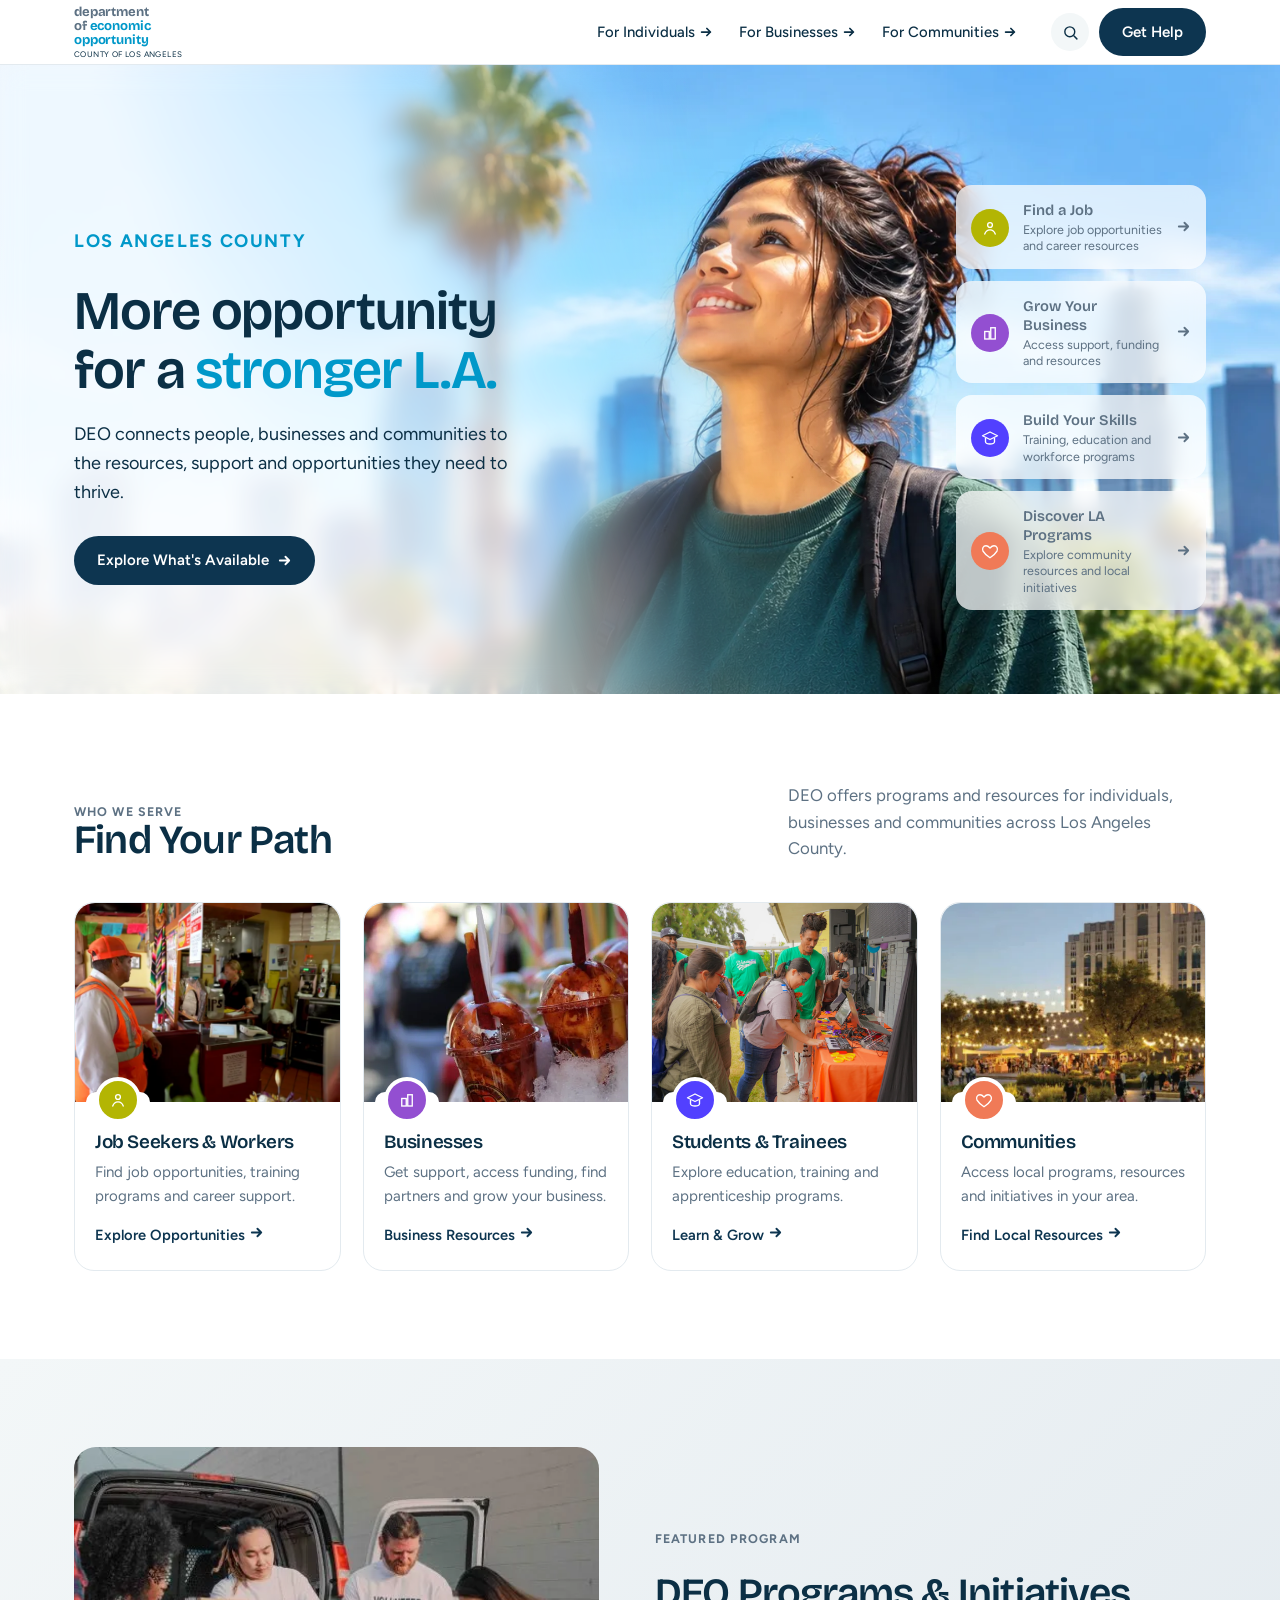
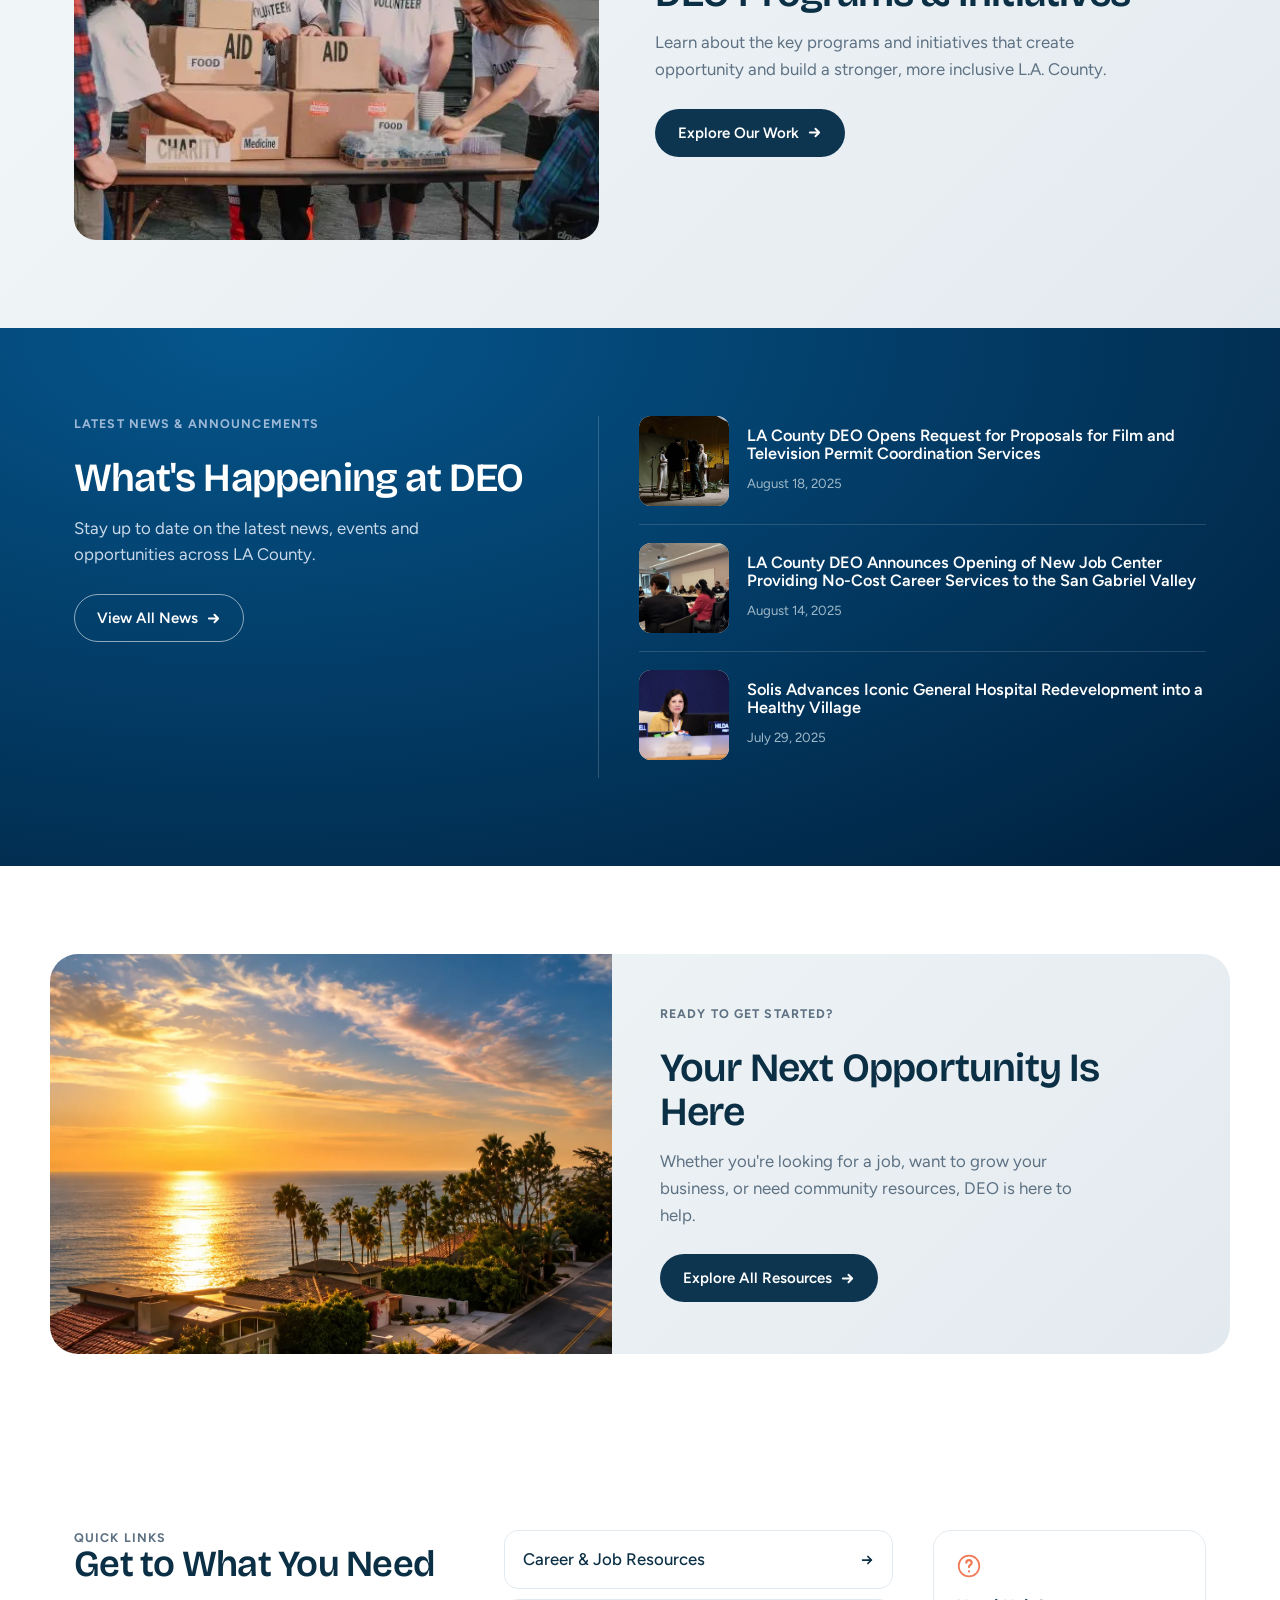
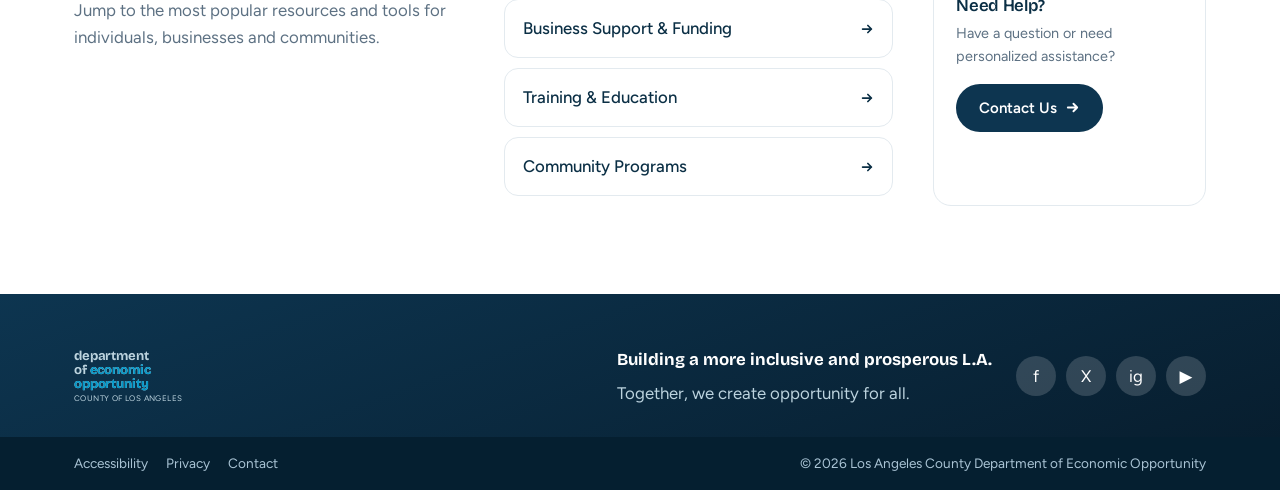
<file: index.html>
<!doctype html>
<html lang="en">
  <head>
    <meta charset="utf-8" />
    <meta
      name="viewport"
      content="width=device-width, initial-scale=1, viewport-fit=cover"
    />
    <meta name="color-scheme" content="light" />
    <title>Department of Economic Opportunity | County of Los Angeles</title>
    <link rel="preconnect" href="https://fonts.googleapis.com" />
    <link rel="preconnect" href="https://fonts.gstatic.com" crossorigin />
    <link
      href="https://fonts.googleapis.com/css2?family=Bricolage+Grotesque:wght@500;600;700&family=Figtree:wght@400;500;600&display=swap"
      rel="stylesheet"
    />
    <link rel="stylesheet" href="style.css" />
  </head>
  <body>
    <header class="bar" id="top">
      <div class="w">
        <a
          class="logo"
          href="#top"
          aria-label="Department of Economic Opportunity, home"
          ><span
            ><b
              ><i class="l1">department of </i>
              <i class="l2">economic opportunity</i></b
            ><small>County of Los Angeles</small></span
          ></a
        >
        <nav aria-label="Main">
          <div class="dd">
            <button>
              For Individuals
              <svg
                class="ch"
                width="14"
                height="14"
                viewBox="0 0 16 16"
                aria-hidden="true"
              >
                <path
                  d="M3 8h10M9 4l4 4-4 4"
                  fill="none"
                  stroke="currentColor"
                  stroke-width="2"
                  stroke-linecap="round"
                  stroke-linejoin="round"
                />
              </svg>
            </button>
            <ul>
              <li>
                <a href="youthatwork.html"
                  >America's Job Centers of California</a
                >
              </li>
              <li><a href="youthatwork.html">Youth@Work Program</a></li>
              <li>
                <a href="youthatwork.html">High Road Training Partnerships</a>
              </li>
              <li>
                <a href="youthatwork.html">Workforce Development Board</a>
              </li>
            </ul>
          </div>
          <div class="dd">
            <button>
              For Businesses
              <svg
                class="ch"
                width="14"
                height="14"
                viewBox="0 0 16 16"
                aria-hidden="true"
              >
                <path
                  d="M3 8h10M9 4l4 4-4 4"
                  fill="none"
                  stroke="currentColor"
                  stroke-width="2"
                  stroke-linecap="round"
                  stroke-linejoin="round"
                />
              </svg>
            </button>
            <ul>
              <li><a href="youthatwork.html">Office of Small Business</a></li>
              <li><a href="youthatwork.html">Sidewalk Vending Program</a></li>
              <li><a href="youthatwork.html">Small Business Commission</a></li>
              <li><a href="youthatwork.html">Life Sciences Industry</a></li>
              <li>
                <a href="youthatwork.html">Arts, Media, and Entertainment</a>
              </li>
              <li>
                <a href="youthatwork.html"
                  >Malibu-Topanga Business Interruption Fund</a
                >
              </li>
            </ul>
          </div>
          <div class="dd">
            <button>
              For Communities
              <svg
                class="ch"
                width="14"
                height="14"
                viewBox="0 0 16 16"
                aria-hidden="true"
              >
                <path
                  d="M3 8h10M9 4l4 4-4 4"
                  fill="none"
                  stroke="currentColor"
                  stroke-width="2"
                  stroke-linecap="round"
                  stroke-linejoin="round"
                />
              </svg>
            </button>
            <ul>
              <li><a href="youthatwork.html">Capital Development</a></li>
              <li>
                <a href="youthatwork.html"
                  >RENOVATE Facade Improvement Program</a
                >
              </li>
            </ul>
          </div>
        </nav>
        <div class="tools">
          <button class="ic-btn" aria-label="Search">
            <svg
              width="17"
              height="17"
              viewBox="0 0 24 24"
              fill="none"
              aria-hidden="true"
            >
              <circle
                cx="11"
                cy="11"
                r="7"
                stroke="currentColor"
                stroke-width="2"
              />
              <path
                d="M21 21l-4-4"
                stroke="currentColor"
                stroke-width="2"
                stroke-linecap="round"
              />
            </svg></button
          ><a class="btn" href="#contact"><span>Get Help</span></a>
        </div>
        <button class="menu" aria-label="Menu" aria-expanded="false" id="mb">
          ☰
        </button>
      </div>
    </header>

    <main>
      <div class="hero" style="background-image: url(img-optimistic-girl.webp)">
        <div class="w">
          <div class="hero-content">
            <p class="eyebrow">Los Angeles County</p>
            <h1>More opportunity for a <span class="t">stronger L.A.</span></h1>
            <p>
              DEO connects people, businesses and communities to the resources,
              support and opportunities they need to thrive.
            </p>
            <a class="btn" href="#path"
              >Explore What's Available
              <svg
                class="arrow"
                width="15"
                height="15"
                viewBox="0 0 16 16"
                aria-hidden="true"
              >
                <path
                  d="M3 8h10M9 4l4 4-4 4"
                  fill="none"
                  stroke="currentColor"
                  stroke-width="2"
                  stroke-linecap="round"
                  stroke-linejoin="round"
                />
              </svg>
            </a>
          </div>
          <div class="qcard">
            <a href="category.html">
              <span class="ico" style="background: var(--avocado)">
                <svg width="18" height="18" viewBox="0 0 24 24" fill="none">
                  <circle
                    cx="12"
                    cy="8"
                    r="3.2"
                    stroke="white"
                    stroke-width="1.8"
                  />
                  <path
                    d="M5 20c1.2-3.8 4-5.6 7-5.6s5.8 1.8 7 5.6"
                    stroke="white"
                    stroke-width="1.8"
                    stroke-linecap="round"
                  />
                </svg>
              </span>
              <span
                ><b>Find a Job</b
                ><span
                  >Explore job opportunities and career resources</span
                ></span
              >
              <svg
                class="ar"
                width="15"
                height="15"
                viewBox="0 0 16 16"
                aria-hidden="true"
              >
                <path
                  d="M3 8h10M9 4l4 4-4 4"
                  fill="none"
                  stroke="currentColor"
                  stroke-width="2"
                  stroke-linecap="round"
                  stroke-linejoin="round"
                />
              </svg>
            </a>
            <a href="category.html">
              <span class="ico" style="background: var(--purple)">
                <svg width="18" height="18" viewBox="0 0 24 24" fill="none">
                  <rect
                    x="5"
                    y="10"
                    width="6"
                    height="10"
                    stroke="white"
                    stroke-width="1.8"
                  />
                  <rect
                    x="13"
                    y="5"
                    width="6"
                    height="15"
                    stroke="white"
                    stroke-width="1.8"
                  />
                </svg>
              </span>
              <span
                ><b>Grow Your Business</b
                ><span>Access support, funding and resources</span></span
              >
              <svg
                class="ar"
                width="15"
                height="15"
                viewBox="0 0 16 16"
                aria-hidden="true"
              >
                <path
                  d="M3 8h10M9 4l4 4-4 4"
                  fill="none"
                  stroke="currentColor"
                  stroke-width="2"
                  stroke-linecap="round"
                  stroke-linejoin="round"
                />
              </svg>
            </a>
            <a href="category.html">
              <span class="ico" style="background: var(--blue)">
                <svg width="18" height="18" viewBox="0 0 24 24" fill="none">
                  <path
                    d="M12 4 2 9l10 5 10-5-10-5Z"
                    stroke="white"
                    stroke-width="1.8"
                    stroke-linejoin="round"
                  />
                  <path
                    d="M6 12v5c0 1.5 2.8 3 6 3s6-1.5 6-3v-5"
                    stroke="white"
                    stroke-width="1.8"
                  />
                </svg>
              </span>
              <span
                ><b>Build Your Skills</b
                ><span>Training, education and workforce programs</span></span
              >
              <svg
                class="ar"
                width="15"
                height="15"
                viewBox="0 0 16 16"
                aria-hidden="true"
              >
                <path
                  d="M3 8h10M9 4l4 4-4 4"
                  fill="none"
                  stroke="currentColor"
                  stroke-width="2"
                  stroke-linecap="round"
                  stroke-linejoin="round"
                />
              </svg>
            </a>
            <a href="category.html">
              <span class="ico" style="background: var(--coral)">
                <svg width="18" height="18" viewBox="0 0 24 24" fill="none">
                  <path
                    d="M12 21s-7-4.6-9.3-8.8C1 8.7 3 5 6.7 5c2 0 3.4 1 5.3 3 1.9-2 3.3-3 5.3-3C21 5 23 8.7 21.3 12.2 19 16.4 12 21 12 21Z"
                    stroke="white"
                    stroke-width="1.8"
                    stroke-linejoin="round"
                  />
                </svg>
              </span>
              <span
                ><b>Discover LA Programs</b
                ><span
                  >Explore community resources and local initiatives</span
                ></span
              >
              <svg
                class="ar"
                width="15"
                height="15"
                viewBox="0 0 16 16"
                aria-hidden="true"
              >
                <path
                  d="M3 8h10M9 4l4 4-4 4"
                  fill="none"
                  stroke="currentColor"
                  stroke-width="2"
                  stroke-linecap="round"
                  stroke-linejoin="round"
                />
              </svg>
            </a>
          </div>
        </div>
      </div>

      <section id="path">
        <div class="w">
          <div class="hd2">
            <div>
              <p class="eyebrow">Who We Serve</p>
              <h2>Find Your Path</h2>
            </div>
            <p>
              DEO offers programs and resources for individuals, businesses and
              communities across Los Angeles County.
            </p>
          </div>
          <div class="path">
            <article class="pcard">
              <div class="ph">
                <img
                  src="img-orange-vest.webp"
                  alt="A DEO staff member helping a job seeker"
                />
              </div>
              <div class="body">
                <span class="dot" style="background: var(--avocado)">
                  <svg width="18" height="18" viewBox="0 0 24 24" fill="none">
                    <circle
                      cx="12"
                      cy="8"
                      r="3.2"
                      stroke="white"
                      stroke-width="1.8"
                    />
                    <path
                      d="M5 20c1.2-3.8 4-5.6 7-5.6s5.8 1.8 7 5.6"
                      stroke="white"
                      stroke-width="1.8"
                      stroke-linecap="round"
                    />
                  </svg>
                </span>
                <h3>Job Seekers & Workers</h3>
                <p>
                  Find job opportunities, training programs and career support.
                </p>
                <a class="link" href="category.html"
                  >Explore Opportunities
                  <svg
                    class="ar"
                    width="15"
                    height="15"
                    viewBox="0 0 16 16"
                    aria-hidden="true"
                  >
                    <path
                      d="M3 8h10M9 4l4 4-4 4"
                      fill="none"
                      stroke="currentColor"
                      stroke-width="2"
                      stroke-linecap="round"
                      stroke-linejoin="round"
                    />
                  </svg>
                </a>
              </div>
            </article>
            <article class="pcard">
              <div class="ph">
                <img
                  src="img-drinks.webp"
                  alt="Workforce Development Board members in a meeting"
                />
              </div>
              <div class="body">
                <span class="dot" style="background: var(--purple)">
                  <svg width="18" height="18" viewBox="0 0 24 24" fill="none">
                    <rect
                      x="5"
                      y="10"
                      width="6"
                      height="10"
                      stroke="white"
                      stroke-width="1.8"
                    />
                    <rect
                      x="13"
                      y="5"
                      width="6"
                      height="15"
                      stroke="white"
                      stroke-width="1.8"
                    />
                  </svg>
                </span>
                <h3>Businesses</h3>
                <p>
                  Get support, access funding, find partners and grow your
                  business.
                </p>
                <a class="link" href="category.html"
                  >Business Resources
                  <svg
                    class="ar"
                    width="15"
                    height="15"
                    viewBox="0 0 16 16"
                    aria-hidden="true"
                  >
                    <path
                      d="M3 8h10M9 4l4 4-4 4"
                      fill="none"
                      stroke="currentColor"
                      stroke-width="2"
                      stroke-linecap="round"
                      stroke-linejoin="round"
                    />
                  </svg>
                </a>
              </div>
            </article>
            <article class="pcard">
              <div class="ph">
                <img
                  src="img-YouthExpo-2.webp"
                  alt="A High Road Training Partnerships film crew on a training set"
                />
              </div>
              <div class="body">
                <span class="dot" style="background: var(--blue)">
                  <svg width="18" height="18" viewBox="0 0 24 24" fill="none">
                    <path
                      d="M12 4 2 9l10 5 10-5-10-5Z"
                      stroke="white"
                      stroke-width="1.8"
                      stroke-linejoin="round"
                    />
                    <path
                      d="M6 12v5c0 1.5 2.8 3 6 3s6-1.5 6-3v-5"
                      stroke="white"
                      stroke-width="1.8"
                    />
                  </svg>
                </span>
                <h3>Students & Trainees</h3>
                <p>Explore education, training and apprenticeship programs.</p>
                <a class="link" href="category.html"
                  >Learn & Grow
                  <svg
                    class="ar"
                    width="15"
                    height="15"
                    viewBox="0 0 16 16"
                    aria-hidden="true"
                  >
                    <path
                      d="M3 8h10M9 4l4 4-4 4"
                      fill="none"
                      stroke="currentColor"
                      stroke-width="2"
                      stroke-linecap="round"
                      stroke-linejoin="round"
                    />
                  </svg>
                </a>
              </div>
            </article>
            <article class="pcard">
              <div class="ph">
                <img
                  src="img-capital.webp"
                  alt="A County capital development project"
                />
              </div>
              <div class="body">
                <span class="dot" style="background: var(--coral)">
                  <svg width="18" height="18" viewBox="0 0 24 24" fill="none">
                    <path
                      d="M12 21s-7-4.6-9.3-8.8C1 8.7 3 5 6.7 5c2 0 3.4 1 5.3 3 1.9-2 3.3-3 5.3-3C21 5 23 8.7 21.3 12.2 19 16.4 12 21 12 21Z"
                      stroke="white"
                      stroke-width="1.8"
                      stroke-linejoin="round"
                    />
                  </svg>
                </span>
                <h3>Communities</h3>
                <p>
                  Access local programs, resources and initiatives in your area.
                </p>
                <a class="link" href="category.html"
                  >Find Local Resources
                  <svg
                    class="ar"
                    width="15"
                    height="15"
                    viewBox="0 0 16 16"
                    aria-hidden="true"
                  >
                    <path
                      d="M3 8h10M9 4l4 4-4 4"
                      fill="none"
                      stroke="currentColor"
                      stroke-width="2"
                      stroke-linecap="round"
                      stroke-linejoin="round"
                    />
                  </svg>
                </a>
              </div>
            </article>
          </div>
        </div>
      </section>

      <section class="feat">
        <div class="w">
          <div class="ph">
            <img
              src="img-volunteers.webp"
              alt="Volunteers packing food and supply boxes for a community aid distribution"
            />
          </div>
          <div>
            <p class="eyebrow">Featured Program</p>
            <h2>DEO Programs &amp; Initiatives</h2>
            <p>
              Learn about the key programs and initiatives that create
              opportunity and build a stronger, more inclusive L.A. County.
            </p>
            <a class="btn" href="#initiatives"
              >Explore Our Work
              <svg
                class="arrow"
                width="15"
                height="15"
                viewBox="0 0 16 16"
                aria-hidden="true"
              >
                <path
                  d="M3 8h10M9 4l4 4-4 4"
                  fill="none"
                  stroke="currentColor"
                  stroke-width="2"
                  stroke-linecap="round"
                  stroke-linejoin="round"
                />
              </svg>
            </a>
          </div>
        </div>
      </section>

      <section class="news" id="news">
        <div class="w">
          <div>
            <div class="sticky">
              <p class="eyebrow" style="color: #9db8d6">
                Latest News &amp; Announcements
              </p>
              <h2>What's Happening at DEO</h2>
              <p>
                Stay up to date on the latest news, events and opportunities
                across LA County.
              </p>
              <a class="btn o" href="#"
                >View All News
                <svg
                  class="arrow"
                  width="15"
                  height="15"
                  viewBox="0 0 16 16"
                  aria-hidden="true"
                >
                  <path
                    d="M3 8h10M9 4l4 4-4 4"
                    fill="none"
                    stroke="currentColor"
                    stroke-width="2"
                    stroke-linecap="round"
                    stroke-linejoin="round"
                  />
                </svg>
              </a>
            </div>
          </div>
          <div class="nlist">
            <article class="nitem">
              <div class="ph">
                <img
                  src="img-film-set-2.webp"
                  alt="A film and television production set"
                />
              </div>
              <div>
                <h3>
                  LA County DEO Opens Request for Proposals for Film and
                  Television Permit Coordination Services
                </h3>
                <time>August 18, 2025</time>
              </div>
            </article>
            <article class="nitem">
              <div class="ph">
                <img
                  src="img-small-biz-commission.webp"
                  alt="A Small Business Commission meeting"
                />
              </div>
              <div>
                <h3>
                  LA County DEO Announces Opening of New Job Center Providing
                  No-Cost Career Services to the San Gabriel Valley
                </h3>
                <time>August 14, 2025</time>
              </div>
            </article>
            <article class="nitem">
              <div class="ph">
                <img
                  src="img-news-solis.webp"
                  alt="Supervisor Hilda Solis at a County meeting"
                />
              </div>
              <div>
                <h3>
                  Solis Advances Iconic General Hospital Redevelopment into a
                  Healthy Village
                </h3>
                <time>July 29, 2025</time>
              </div>
            </article>
          </div>
        </div>
      </section>

      <section class="cta">
        <div class="w">
          <div class="ph">
            <img
              src="img-sunset.webp"
              alt="Sunset over palm trees and the Los Angeles coastline"
              style="
                position: absolute;
                inset: 0;
                width: 100%;
                height: 100%;
                object-fit: cover;
              "
            />
          </div>
          <div class="body">
            <p class="eyebrow">Ready to Get Started?</p>
            <h2>Your Next Opportunity Is Here</h2>
            <p>
              Whether you're looking for a job, want to grow your business, or
              need community resources, DEO is here to help.
            </p>
            <a class="btn" href="#path"
              >Explore All Resources
              <svg
                class="arrow"
                width="15"
                height="15"
                viewBox="0 0 16 16"
                aria-hidden="true"
              >
                <path
                  d="M3 8h10M9 4l4 4-4 4"
                  fill="none"
                  stroke="currentColor"
                  stroke-width="2"
                  stroke-linecap="round"
                  stroke-linejoin="round"
                />
              </svg>
            </a>
          </div>
        </div>
      </section>

      <section class="ql">
        <div class="w">
          <div>
            <p class="eyebrow">Quick Links</p>
            <h2>Get to What You Need</h2>
            <p>
              Jump to the most popular resources and tools for individuals,
              businesses and communities.
            </p>
          </div>
          <div class="qllist">
            <a href="category.html"
              >Career &amp; Job Resources
              <svg
                class="ch"
                width="14"
                height="14"
                viewBox="0 0 16 16"
                aria-hidden="true"
              >
                <path
                  d="M3 8h10M9 4l4 4-4 4"
                  fill="none"
                  stroke="currentColor"
                  stroke-width="2"
                  stroke-linecap="round"
                  stroke-linejoin="round"
                />
              </svg>
            </a>
            <a href="category.html"
              >Business Support &amp; Funding
              <svg
                class="ch"
                width="14"
                height="14"
                viewBox="0 0 16 16"
                aria-hidden="true"
              >
                <path
                  d="M3 8h10M9 4l4 4-4 4"
                  fill="none"
                  stroke="currentColor"
                  stroke-width="2"
                  stroke-linecap="round"
                  stroke-linejoin="round"
                />
              </svg>
            </a>
            <a href="category.html"
              >Training &amp; Education
              <svg
                class="ch"
                width="14"
                height="14"
                viewBox="0 0 16 16"
                aria-hidden="true"
              >
                <path
                  d="M3 8h10M9 4l4 4-4 4"
                  fill="none"
                  stroke="currentColor"
                  stroke-width="2"
                  stroke-linecap="round"
                  stroke-linejoin="round"
                />
              </svg>
            </a>
            <a href="category.html"
              >Community Programs
              <svg
                class="ch"
                width="14"
                height="14"
                viewBox="0 0 16 16"
                aria-hidden="true"
              >
                <path
                  d="M3 8h10M9 4l4 4-4 4"
                  fill="none"
                  stroke="currentColor"
                  stroke-width="2"
                  stroke-linecap="round"
                  stroke-linejoin="round"
                />
              </svg>
            </a>
          </div>
          <div class="help">
            <svg
              width="26"
              height="26"
              viewBox="0 0 24 24"
              fill="none"
              aria-hidden="true"
            >
              <path
                d="M12 17h.01M9.5 9a2.5 2.5 0 0 1 5 0c0 1.5-1.5 2-2 2.5-.4.4-.5.7-.5 1.5"
                stroke="currentColor"
                stroke-width="2"
                stroke-linecap="round"
                stroke-linejoin="round"
              />
              <circle
                cx="12"
                cy="12"
                r="9.5"
                stroke="currentColor"
                stroke-width="1.6"
              />
            </svg>
            <h3>Need Help?</h3>
            <p>Have a question or need personalized assistance?</p>
            <a class="btn" href="#contact"
              >Contact Us
              <svg
                class="arrow"
                width="15"
                height="15"
                viewBox="0 0 16 16"
                aria-hidden="true"
              >
                <path
                  d="M3 8h10M9 4l4 4-4 4"
                  fill="none"
                  stroke="currentColor"
                  stroke-width="2"
                  stroke-linecap="round"
                  stroke-linejoin="round"
                />
              </svg>
            </a>
          </div>
        </div>
      </section>
    </main>

    <footer id="contact">
      <div class="w fmain">
        <a class="logo" href="#top"
          ><span
            ><b>
              <i class="l1" style="color: #bcd3de">department of</i>
              <i
                class="l2"
                style="background-image: linear-gradient(135deg, #fff, #bcd3de)"
                >economic<br />opportunity</i
              > </b
            ><small style="color: #bcd3de">County of Los Angeles</small></span
          ></a
        >
        <div>
          <b
            style="
              font-family: &quot;Bricolage Grotesque&quot;;
              font-size: 1.05rem;
            "
            >Building a more inclusive and prosperous L.A.</b
          >
          <p>Together, we create opportunity for all.</p>
        </div>
        <div class="soc">
          <a href="#" aria-label="Facebook">f</a><a href="#" aria-label="X">X</a
          ><a href="#" aria-label="Instagram">ig</a
          ><a href="#" aria-label="YouTube">▶</a>
        </div>
      </div>
      <div class="fbottom">
        <div class="w">
          <div>
            <a href="#">Accessibility</a><a href="#">Privacy</a
            ><a href="#">Contact</a>
          </div>
          <span
            >© 2026 Los Angeles County Department of Economic Opportunity</span
          >
        </div>
      </div>
    </footer>

    <script>
      const $ = (s) => document.querySelector(s);
      $("#mb").onclick = () => {
        const b = $(".bar");
        b.classList.toggle("open");
        $("#mb").setAttribute("aria-expanded", b.classList.contains("open"));
      };
      document.addEventListener("click", (e) => {
        if (e.target.closest("nav a")) $(".bar").classList.remove("open");
      });
    </script>
  </body>
</html>
</file>
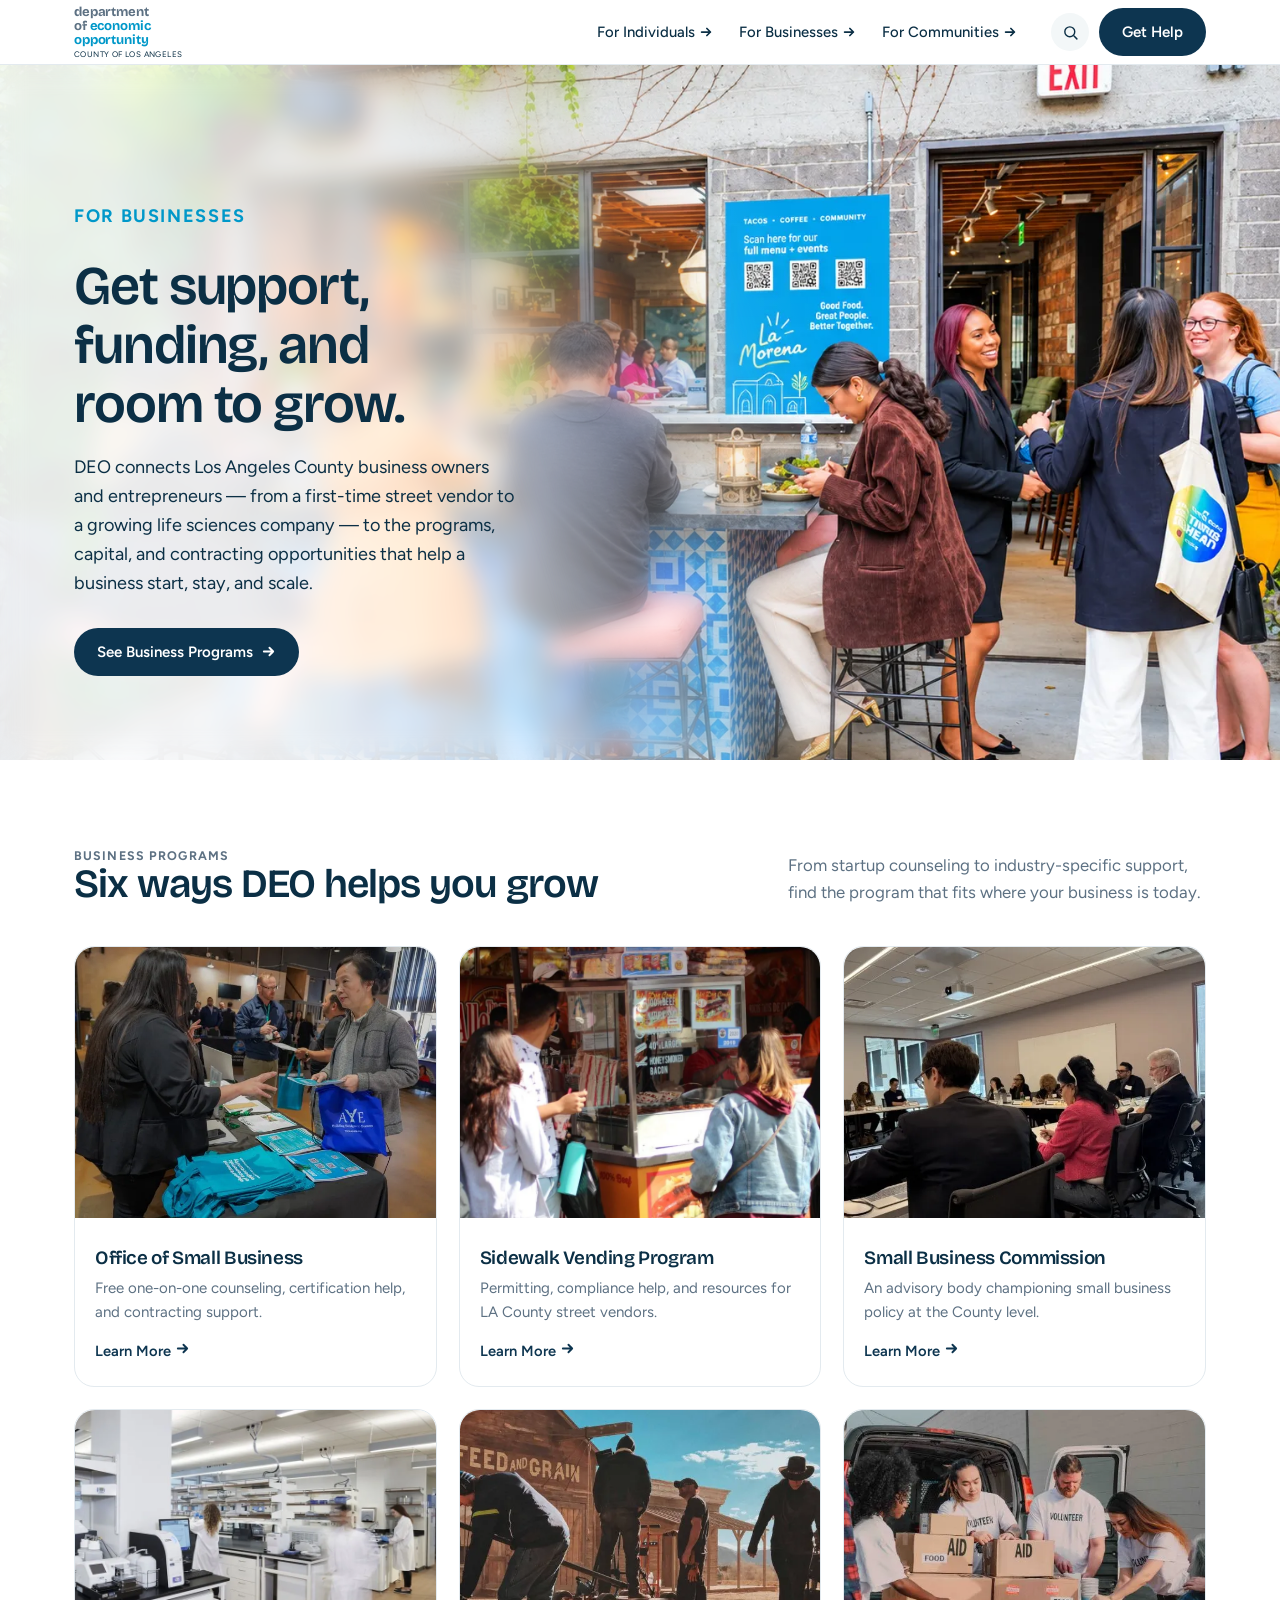
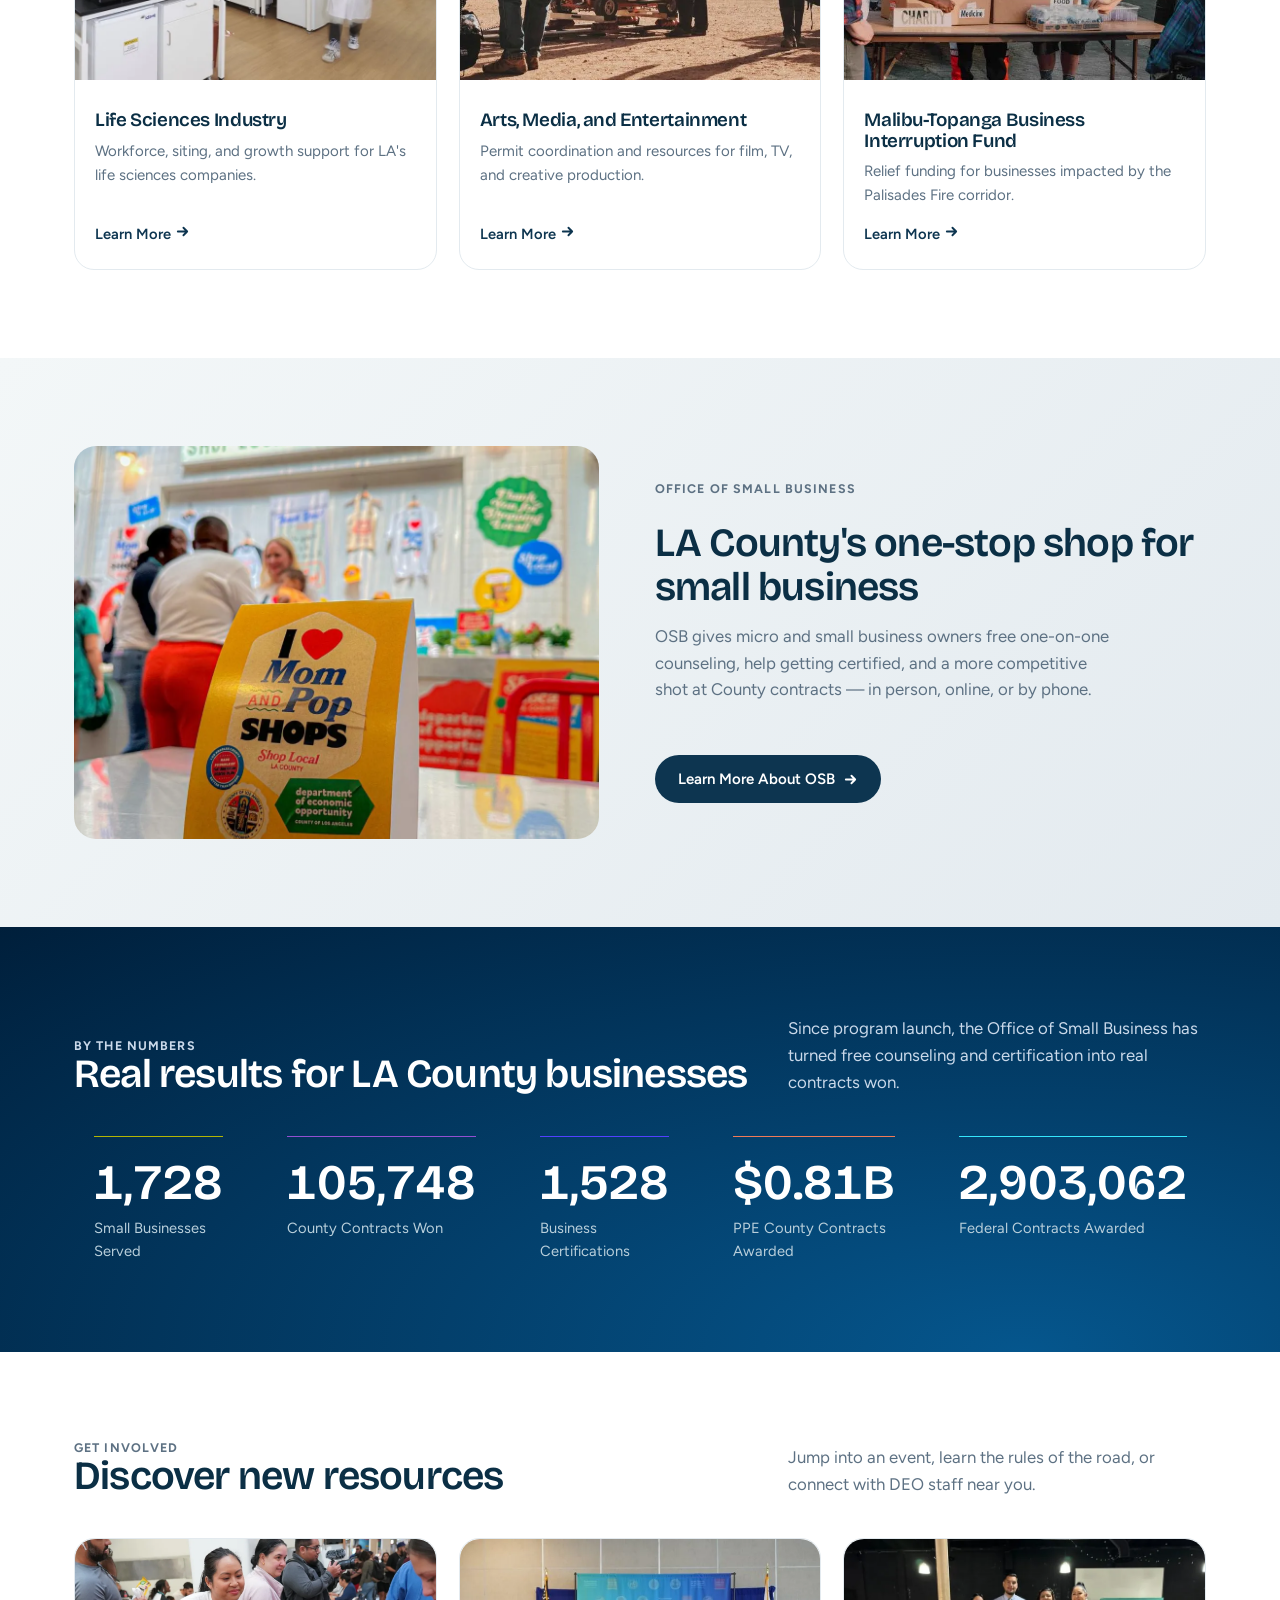
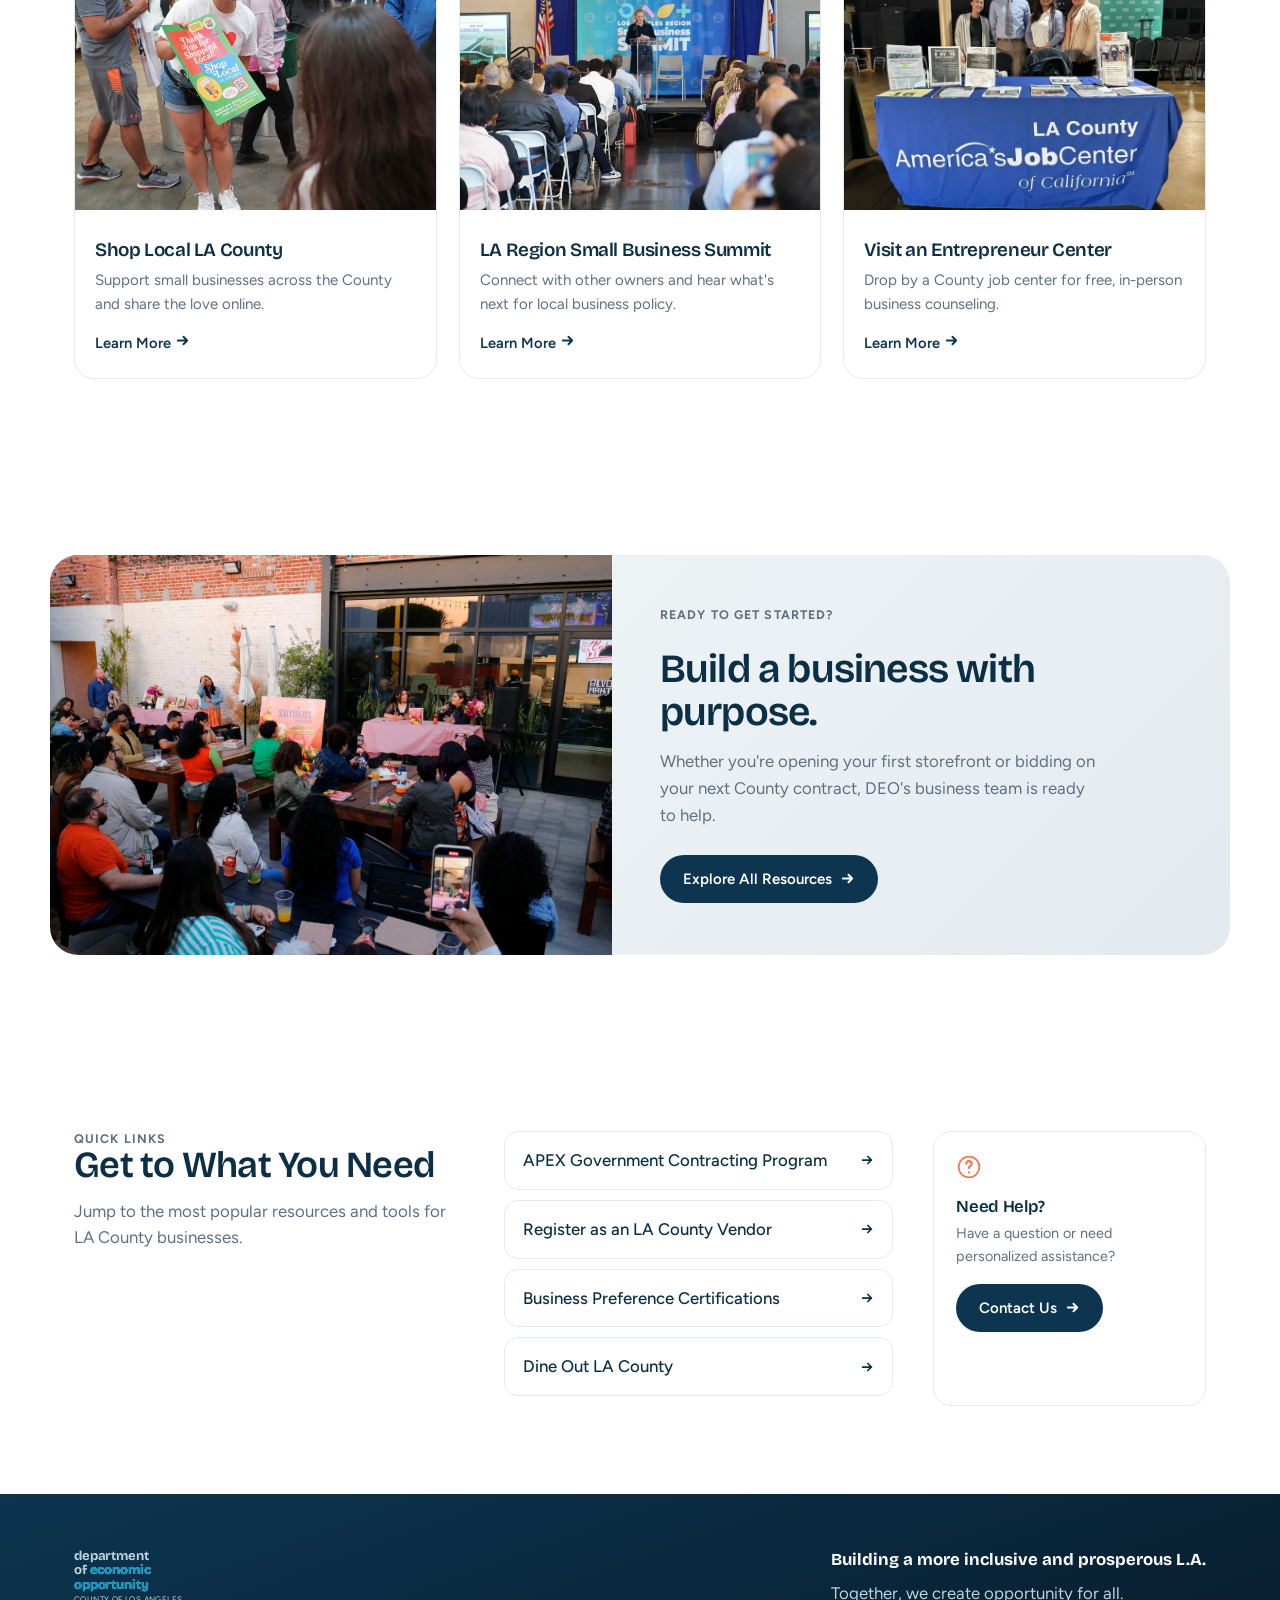
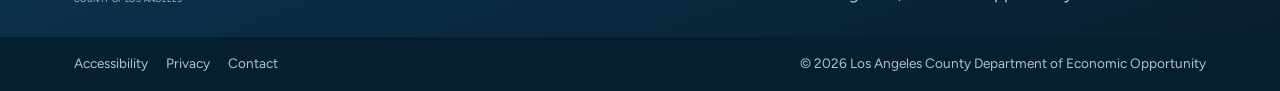
<file: category.html>
<!doctype html>
<html lang="en">
  <head>
    <meta charset="utf-8" />
    <meta
      name="viewport"
      content="width=device-width, initial-scale=1, viewport-fit=cover"
    />
    <meta name="color-scheme" content="light" />
    <title>For Businesses | Department of Economic Opportunity</title>
    <link rel="preconnect" href="https://fonts.googleapis.com" />
    <link rel="preconnect" href="https://fonts.gstatic.com" crossorigin />
    <link
      href="https://fonts.googleapis.com/css2?family=Bricolage+Grotesque:wght@500;600;700&family=Figtree:wght@400;500;600&display=swap"
      rel="stylesheet"
    />
    <link rel="stylesheet" href="style.css" />
  </head>
  <body>
    <header class="bar" id="top">
      <div class="w">
        <a
          class="logo"
          href="./"
          aria-label="Department of Economic Opportunity, home"
          ><span
            ><b
              ><i class="l1">department of </i>
              <i class="l2">economic opportunity</i></b
            ><small>County of Los Angeles</small></span
          ></a
        >
        <nav aria-label="Main">
          <div class="dd">
            <button>
              For Individuals
              <svg
                class="ch"
                width="14"
                height="14"
                viewBox="0 0 16 16"
                aria-hidden="true"
              >
                <path
                  d="M3 8h10M9 4l4 4-4 4"
                  fill="none"
                  stroke="currentColor"
                  stroke-width="2"
                  stroke-linecap="round"
                  stroke-linejoin="round"
                />
              </svg>
            </button>
            <ul>
              <li>
                <a href="youthatwork.html"
                  >America's Job Centers of California</a
                >
              </li>
              <li><a href="youthatwork.html">Youth@Work Program</a></li>
              <li>
                <a href="youthatwork.html">High Road Training Partnerships</a>
              </li>
              <li>
                <a href="youthatwork.html">Workforce Development Board</a>
              </li>
            </ul>
          </div>
          <div class="dd">
            <button>
              For Businesses
              <svg
                class="ch"
                width="14"
                height="14"
                viewBox="0 0 16 16"
                aria-hidden="true"
              >
                <path
                  d="M3 8h10M9 4l4 4-4 4"
                  fill="none"
                  stroke="currentColor"
                  stroke-width="2"
                  stroke-linecap="round"
                  stroke-linejoin="round"
                />
              </svg>
            </button>
            <ul>
              <li><a href="youthatwork.html">Office of Small Business</a></li>
              <li><a href="youthatwork.html">Sidewalk Vending Program</a></li>
              <li><a href="youthatwork.html">Small Business Commission</a></li>
              <li><a href="youthatwork.html">Life Sciences Industry</a></li>
              <li>
                <a href="youthatwork.html">Arts, Media, and Entertainment</a>
              </li>
              <li>
                <a href="youthatwork.html"
                  >Malibu-Topanga Business Interruption Fund</a
                >
              </li>
            </ul>
          </div>
          <div class="dd">
            <button>
              For Communities
              <svg
                class="ch"
                width="14"
                height="14"
                viewBox="0 0 16 16"
                aria-hidden="true"
              >
                <path
                  d="M3 8h10M9 4l4 4-4 4"
                  fill="none"
                  stroke="currentColor"
                  stroke-width="2"
                  stroke-linecap="round"
                  stroke-linejoin="round"
                />
              </svg>
            </button>
            <ul>
              <li><a href="youthatwork.html">Capital Development</a></li>
              <li>
                <a href="youthatwork.html"
                  >RENOVATE Facade Improvement Program</a
                >
              </li>
            </ul>
          </div>
        </nav>
        <div class="tools">
          <button class="ic-btn" aria-label="Search">
            <svg
              width="17"
              height="17"
              viewBox="0 0 24 24"
              fill="none"
              aria-hidden="true"
            >
              <circle
                cx="11"
                cy="11"
                r="7"
                stroke="currentColor"
                stroke-width="2"
              />
              <path
                d="M21 21l-4-4"
                stroke="currentColor"
                stroke-width="2"
                stroke-linecap="round"
              />
            </svg></button
          ><a class="btn" href="#contact"><span>Get Help</span></a>
        </div>
        <button class="menu" aria-label="Menu" aria-expanded="false" id="mb">
          ☰
        </button>
      </div>
    </header>

    <main>
      <!-- <div class="w">
        <p class="crumb"><a href="index.html">Home</a><span>/</span>For Businesses</p>
      </div> -->

      <div
        class="hero"
        style="background-image: url(img-biz-owners-networking.webp)"
      >
        <div class="w">
          <div class="hero-content">
            <p class="eyebrow">For Businesses</p>
            <h1>Get support, funding, and room to grow.</h1>
            <p>
              DEO connects Los Angeles County business owners and entrepreneurs
              — from a first-time street vendor to a growing life sciences
              company — to the programs, capital, and contracting opportunities
              that help a business start, stay, and scale.
            </p>
            <a class="btn" href="#programs"
              >See Business Programs
              <svg
                class="arrow"
                width="15"
                height="15"
                viewBox="0 0 16 16"
                aria-hidden="true"
              >
                <path
                  d="M3 8h10M9 4l4 4-4 4"
                  fill="none"
                  stroke="currentColor"
                  stroke-width="2"
                  stroke-linecap="round"
                  stroke-linejoin="round"
                />
              </svg>
            </a>
          </div>
        </div>
      </div>

      <section id="programs">
        <div class="w">
          <div class="hd2">
            <div>
              <p class="eyebrow">Business Programs</p>
              <h2>Six ways DEO helps you grow</h2>
            </div>
            <p>
              From startup counseling to industry-specific support, find the
              program that fits where your business is today.
            </p>
          </div>
          <div class="path cols3">
            <article class="pcard">
              <div class="ph">
                <img
                  src="img-promo-table.webp"
                  alt="Office of Small Business"
                />
              </div>
              <div class="body">
                <h3>Office of Small Business</h3>
                <p>
                  Free one-on-one counseling, certification help, and
                  contracting support.
                </p>
                <a class="link" href="youthatwork.html"
                  >Learn More
                  <svg
                    class="ar"
                    width="15"
                    height="15"
                    viewBox="0 0 16 16"
                    aria-hidden="true"
                  >
                    <path
                      d="M3 8h10M9 4l4 4-4 4"
                      fill="none"
                      stroke="currentColor"
                      stroke-width="2"
                      stroke-linecap="round"
                      stroke-linejoin="round"
                    />
                  </svg>
                </a>
              </div>
            </article>
            <article class="pcard">
              <div class="ph">
                <img src="img-food-stand.webp" alt="Sidewalk Vending Program" />
              </div>
              <div class="body">
                <h3>Sidewalk Vending Program</h3>
                <p>
                  Permitting, compliance help, and resources for LA County
                  street vendors.
                </p>
                <a class="link" href="youthatwork.html"
                  >Learn More
                  <svg
                    class="ar"
                    width="15"
                    height="15"
                    viewBox="0 0 16 16"
                    aria-hidden="true"
                  >
                    <path
                      d="M3 8h10M9 4l4 4-4 4"
                      fill="none"
                      stroke="currentColor"
                      stroke-width="2"
                      stroke-linecap="round"
                      stroke-linejoin="round"
                    />
                  </svg>
                </a>
              </div>
            </article>
            <article class="pcard">
              <div class="ph">
                <img
                  src="img-small-biz-commission.webp"
                  alt="Small Business Commission"
                />
              </div>
              <div class="body">
                <h3>Small Business Commission</h3>
                <p>
                  An advisory body championing small business policy at the
                  County level.
                </p>
                <a class="link" href="youthatwork.html"
                  >Learn More
                  <svg
                    class="ar"
                    width="15"
                    height="15"
                    viewBox="0 0 16 16"
                    aria-hidden="true"
                  >
                    <path
                      d="M3 8h10M9 4l4 4-4 4"
                      fill="none"
                      stroke="currentColor"
                      stroke-width="2"
                      stroke-linecap="round"
                      stroke-linejoin="round"
                    />
                  </svg>
                </a>
              </div>
            </article>
            <article class="pcard">
              <div class="ph">
                <img
                  src="img-life-sciences.webp"
                  alt="Life Sciences Industry"
                />
              </div>
              <div class="body">
                <h3>Life Sciences Industry</h3>
                <p>
                  Workforce, siting, and growth support for LA's life sciences
                  companies.
                </p>
                <a class="link" href="youthatwork.html"
                  >Learn More
                  <svg
                    class="ar"
                    width="15"
                    height="15"
                    viewBox="0 0 16 16"
                    aria-hidden="true"
                  >
                    <path
                      d="M3 8h10M9 4l4 4-4 4"
                      fill="none"
                      stroke="currentColor"
                      stroke-width="2"
                      stroke-linecap="round"
                      stroke-linejoin="round"
                    />
                  </svg>
                </a>
              </div>
            </article>
            <article class="pcard">
              <div class="ph">
                <img
                  src="img-film-set.webp"
                  alt="Arts, Media, and Entertainment"
                />
              </div>
              <div class="body">
                <h3>Arts, Media, and Entertainment</h3>
                <p>
                  Permit coordination and resources for film, TV, and creative
                  production.
                </p>
                <a class="link" href="youthatwork.html"
                  >Learn More
                  <svg
                    class="ar"
                    width="15"
                    height="15"
                    viewBox="0 0 16 16"
                    aria-hidden="true"
                  >
                    <path
                      d="M3 8h10M9 4l4 4-4 4"
                      fill="none"
                      stroke="currentColor"
                      stroke-width="2"
                      stroke-linecap="round"
                      stroke-linejoin="round"
                    />
                  </svg>
                </a>
              </div>
            </article>
            <article class="pcard">
              <div class="ph">
                <img
                  src="img-volunteers.webp"
                  alt="Malibu-Topanga Business Interruption Fund"
                />
              </div>
              <div class="body">
                <h3>Malibu-Topanga Business Interruption Fund</h3>
                <p>
                  Relief funding for businesses impacted by the Palisades Fire
                  corridor.
                </p>
                <a class="link" href="youthatwork.html"
                  >Learn More
                  <svg
                    class="ar"
                    width="15"
                    height="15"
                    viewBox="0 0 16 16"
                    aria-hidden="true"
                  >
                    <path
                      d="M3 8h10M9 4l4 4-4 4"
                      fill="none"
                      stroke="currentColor"
                      stroke-width="2"
                      stroke-linecap="round"
                      stroke-linejoin="round"
                    />
                  </svg>
                </a>
              </div>
            </article>
          </div>
        </div>
      </section>

      <section class="feat">
        <div class="w">
          <div class="ph">
            <img
              src="img-i-love-mom-pop-shops.webp"
              alt='An "I heart Mom and Pop Shops" display supporting an East LA small business'
            />
          </div>
          <div>
            <p class="eyebrow">Office of Small Business</p>
            <h2>LA County's one-stop shop for small business</h2>
            <p>
              OSB gives micro and small business owners free one-on-one
              counseling, help getting certified, and a more competitive shot at
              County contracts — in person, online, or by phone.
            </p>
            <a class="btn" href="youthatwork.html" style="margin-top: 26px"
              >Learn More About OSB
              <svg
                class="arrow"
                width="15"
                height="15"
                viewBox="0 0 16 16"
                aria-hidden="true"
              >
                <path
                  d="M3 8h10M9 4l4 4-4 4"
                  fill="none"
                  stroke="currentColor"
                  stroke-width="2"
                  stroke-linecap="round"
                  stroke-linejoin="round"
                />
              </svg>
            </a>
          </div>
        </div>
      </section>

      <section class="stat-band">
        <div class="w">
          <div class="hd2">
            <div>
              <p class="eyebrow">By the Numbers</p>
              <h2>Real results for LA County businesses</h2>
            </div>
            <p>
              Since program launch, the Office of Small Business has turned free
              counseling and certification into real contracts won.
            </p>
          </div>
          <div class="stat-grid">
            <div class="stat">
              <b data-count="2150">0</b><span>Small Businesses Served</span>
            </div>
            <div class="stat">
              <b data-count="134772">0</b><span>County Contracts Won</span>
            </div>
            <div class="stat">
              <b data-count="1947">0</b><span>Business Certifications</span>
            </div>
            <div class="stat">
              <b
                data-count="1.03"
                data-decimals="2"
                data-prefix="$"
                data-suffix="B"
                >0</b
              ><span>PPE County Contracts Awarded</span>
            </div>
            <div class="stat">
              <b data-count="3700000">0</b
              ><span>Federal Contracts Awarded</span>
            </div>
          </div>
        </div>
      </section>

      <section>
        <div class="w">
          <div class="hd2">
            <div>
              <p class="eyebrow">Get Involved</p>
              <h2>Discover new resources</h2>
            </div>
            <p>
              Jump into an event, learn the rules of the road, or connect with
              DEO staff near you.
            </p>
          </div>
          <div class="path cols3">
            <article class="pcard">
              <div class="ph">
                <img
                  src="img-girl-holding-sign.webp"
                  alt="Shop Local LA County"
                />
              </div>
              <div class="body">
                <h3>Shop Local LA County</h3>
                <p>
                  Support small businesses across the County and share the love
                  online.
                </p>
                <a class="link" href="youthatwork.html"
                  >Learn More
                  <svg
                    class="ar"
                    width="15"
                    height="15"
                    viewBox="0 0 16 16"
                    aria-hidden="true"
                  >
                    <path
                      d="M3 8h10M9 4l4 4-4 4"
                      fill="none"
                      stroke="currentColor"
                      stroke-width="2"
                      stroke-linecap="round"
                      stroke-linejoin="round"
                    />
                  </svg>
                </a>
              </div>
            </article>
            <article class="pcard">
              <div class="ph">
                <img
                  src="img-summit.webp"
                  alt="LA Region Small Business Summit"
                />
              </div>
              <div class="body">
                <h3>LA Region Small Business Summit</h3>
                <p>
                  Connect with other owners and hear what's next for local
                  business policy.
                </p>
                <a class="link" href="youthatwork.html"
                  >Learn More
                  <svg
                    class="ar"
                    width="15"
                    height="15"
                    viewBox="0 0 16 16"
                    aria-hidden="true"
                  >
                    <path
                      d="M3 8h10M9 4l4 4-4 4"
                      fill="none"
                      stroke="currentColor"
                      stroke-width="2"
                      stroke-linecap="round"
                      stroke-linejoin="round"
                    />
                  </svg>
                </a>
              </div>
            </article>
            <article class="pcard">
              <div class="ph">
                <img
                  src="img-promo-table-pose.webp"
                  alt="Visit an Entrepreneur Center"
                />
              </div>
              <div class="body">
                <h3>Visit an Entrepreneur Center</h3>
                <p>
                  Drop by a County job center for free, in-person business
                  counseling.
                </p>
                <a class="link" href="youthatwork.html"
                  >Learn More
                  <svg
                    class="ar"
                    width="15"
                    height="15"
                    viewBox="0 0 16 16"
                    aria-hidden="true"
                  >
                    <path
                      d="M3 8h10M9 4l4 4-4 4"
                      fill="none"
                      stroke="currentColor"
                      stroke-width="2"
                      stroke-linecap="round"
                      stroke-linejoin="round"
                    />
                  </svg>
                </a>
              </div>
            </article>
          </div>
        </div>
      </section>

      <section class="cta">
        <div class="w">
          <div
            class="ph"
            style="aspect-ratio: auto; height: 100%; min-height: 280px"
          >
            <img
              src="img-lacaf.webp"
              alt="DEO staff and community members at an LA County business event"
              style="
                position: absolute;
                inset: 0;
                width: 100%;
                height: 100%;
                object-fit: cover;
              "
            />
          </div>
          <div class="body">
            <p class="eyebrow">Ready to Get Started?</p>
            <h2>Build a business with purpose.</h2>
            <p>
              Whether you're opening your first storefront or bidding on your
              next County contract, DEO's business team is ready to help.
            </p>
            <a class="btn" href="index.html#contact"
              >Explore All Resources
              <svg
                class="arrow"
                width="15"
                height="15"
                viewBox="0 0 16 16"
                aria-hidden="true"
              >
                <path
                  d="M3 8h10M9 4l4 4-4 4"
                  fill="none"
                  stroke="currentColor"
                  stroke-width="2"
                  stroke-linecap="round"
                  stroke-linejoin="round"
                />
              </svg>
            </a>
          </div>
        </div>
      </section>

      <section class="ql">
        <div class="w">
          <div>
            <p class="eyebrow">Quick Links</p>
            <h2>Get to What You Need</h2>
            <p>
              Jump to the most popular resources and tools for LA County
              businesses.
            </p>
          </div>
          <div class="qllist">
            <a href="youthatwork.html"
              >APEX Government Contracting Program
              <svg
                class="ch"
                width="14"
                height="14"
                viewBox="0 0 16 16"
                aria-hidden="true"
              >
                <path
                  d="M3 8h10M9 4l4 4-4 4"
                  fill="none"
                  stroke="currentColor"
                  stroke-width="2"
                  stroke-linecap="round"
                  stroke-linejoin="round"
                />
              </svg>
            </a>
            <a href="youthatwork.html"
              >Register as an LA County Vendor
              <svg
                class="ch"
                width="14"
                height="14"
                viewBox="0 0 16 16"
                aria-hidden="true"
              >
                <path
                  d="M3 8h10M9 4l4 4-4 4"
                  fill="none"
                  stroke="currentColor"
                  stroke-width="2"
                  stroke-linecap="round"
                  stroke-linejoin="round"
                />
              </svg>
            </a>
            <a href="youthatwork.html"
              >Business Preference Certifications
              <svg
                class="ch"
                width="14"
                height="14"
                viewBox="0 0 16 16"
                aria-hidden="true"
              >
                <path
                  d="M3 8h10M9 4l4 4-4 4"
                  fill="none"
                  stroke="currentColor"
                  stroke-width="2"
                  stroke-linecap="round"
                  stroke-linejoin="round"
                />
              </svg>
            </a>
            <a href="youthatwork.html"
              >Dine Out LA County
              <svg
                class="ch"
                width="14"
                height="14"
                viewBox="0 0 16 16"
                aria-hidden="true"
              >
                <path
                  d="M3 8h10M9 4l4 4-4 4"
                  fill="none"
                  stroke="currentColor"
                  stroke-width="2"
                  stroke-linecap="round"
                  stroke-linejoin="round"
                />
              </svg>
            </a>
          </div>
          <div class="help">
            <svg
              width="26"
              height="26"
              viewBox="0 0 24 24"
              fill="none"
              aria-hidden="true"
            >
              <path
                d="M12 17h.01M9.5 9a2.5 2.5 0 0 1 5 0c0 1.5-1.5 2-2 2.5-.4.4-.5.7-.5 1.5"
                stroke="currentColor"
                stroke-width="2"
                stroke-linecap="round"
                stroke-linejoin="round"
              />
              <circle
                cx="12"
                cy="12"
                r="9.5"
                stroke="currentColor"
                stroke-width="1.6"
              />
            </svg>
            <h3>Need Help?</h3>
            <p>Have a question or need personalized assistance?</p>
            <a class="btn" href="index.html#contact"
              >Contact Us
              <svg
                class="arrow"
                width="15"
                height="15"
                viewBox="0 0 16 16"
                aria-hidden="true"
              >
                <path
                  d="M3 8h10M9 4l4 4-4 4"
                  fill="none"
                  stroke="currentColor"
                  stroke-width="2"
                  stroke-linecap="round"
                  stroke-linejoin="round"
                />
              </svg>
            </a>
          </div>
        </div>
      </section>
    </main>

    <footer id="contact">
      <div class="w fmain">
        <a class="logo" href="index.html"
          ><span
            ><b>
              <i class="l1" style="color: #bcd3de">department of</i>
              <i
                class="l2"
                style="background-image: linear-gradient(135deg, #fff, #bcd3de)"
                >economic<br />opportunity</i
              > </b
            ><small style="color: #bcd3de">County of Los Angeles</small></span
          ></a
        >
        <div>
          <b
            style="
              font-family: &quot;Bricolage Grotesque&quot;;
              font-size: 1.05rem;
            "
            >Building a more inclusive and prosperous L.A.</b
          >
          <p>Together, we create opportunity for all.</p>
        </div>
      </div>
      <div class="fbottom">
        <div class="w">
          <div>
            <a href="#">Accessibility</a><a href="#">Privacy</a
            ><a href="#">Contact</a>
          </div>
          <span
            >© 2026 Los Angeles County Department of Economic Opportunity</span
          >
        </div>
      </div>
    </footer>

    <script>
      const $ = (s) => document.querySelector(s);
      $("#mb").onclick = () => {
        const b = $(".bar");
        b.classList.toggle("open");
        $("#mb").setAttribute("aria-expanded", b.classList.contains("open"));
      };
      document.addEventListener("click", (e) => {
        if (e.target.closest("nav a")) $(".bar").classList.remove("open");
      });

      // Count-up animation for .stat-grid numbers: starts when the grid
      // scrolls into view, climbs from 0 to data-count over ~3s.
      (function () {
        const reduceMotion = window.matchMedia(
          "(prefers-reduced-motion: reduce)",
        ).matches;
        const DURATION = 3000;
        const easeOutCubic = (t) => 1 - Math.pow(1 - t, 3);

        function formatValue(n, el) {
          const decimals = parseInt(el.dataset.decimals || "0", 10);
          const prefix = el.dataset.prefix || "";
          const suffix = el.dataset.suffix || "";
          const body =
            decimals > 0
              ? n.toFixed(decimals)
              : Math.round(n).toLocaleString("en-US");
          return prefix + body + suffix;
        }

        function animateStat(el) {
          const target = parseFloat(el.dataset.count);
          if (reduceMotion || isNaN(target)) {
            el.textContent = formatValue(target || 0, el);
            return;
          }
          const start = performance.now();
          function tick(now) {
            const p = Math.min((now - start) / DURATION, 1);
            el.textContent = formatValue(target * easeOutCubic(p), el);
            if (p < 1) requestAnimationFrame(tick);
          }
          requestAnimationFrame(tick);
        }

        // Reserve each number's final width (see .stat b::after in style.css).
        document.querySelectorAll("[data-count]").forEach((el) => {
          el.dataset.final = formatValue(parseFloat(el.dataset.count) || 0, el);
        });

        const grids = document.querySelectorAll(".stat-grid");
        if (!grids.length) return;
        const io = new IntersectionObserver(
          (entries) => {
            entries.forEach((entry) => {
              if (!entry.isIntersecting) return;
              entry.target
                .querySelectorAll("[data-count]")
                .forEach(animateStat);
              io.unobserve(entry.target);
            });
          },
          { threshold: 0.4 },
        );
        grids.forEach((g) => io.observe(g));
      })();
    </script>
  </body>
</html>
</file>
<file: style.css>
@view-transition {
  navigation: auto;
}
:root {
  color-scheme: light;
  --surface: #fff;
  --ink: #0b2f45;
  --mute: #5d7183;
  --line: #e3eaef;
  --aqua: #35e6fc;
  --aquaD: #0098c9;
  --teal: #05568d;
  --tealD: #06436b;
  --deep: #0d3550;
  --deeper: #001f3b;
  --panel: #f3f7f8;
  --avocado: #b3b503;
  --purple: #934fd1;
  --blue: #5240ff;
  --coral: #f07a57;
  --glow-shadow: 0 0 0 -15px #00b1d200;
  --glow-shadow-hover: 0 16px 34px -15px #00b1d266;
  --g-panel: linear-gradient(135deg, var(--panel), var(--line));
  --g-news: radial-gradient(
    farthest-corner at 20% 0%,
    var(--teal),
    var(--deeper)
  );
  --g-footer: linear-gradient(160deg, var(--deep), #071c2c);
  box-sizing: border-box;
  padding-top: env(safe-area-inset-top, 0px);
  padding-bottom: env(safe-area-inset-bottom, 0px);
}
html {
  scroll-padding-top: calc(66px + env(safe-area-inset-top, 0px));
  scroll-behavior: smooth;
  background: #fff;
}
*,
*::before,
*::after {
  box-sizing: border-box;
}
body {
  margin: 0;
  background: #fff;
  color: var(--ink);
  font:
    400 1.05rem/1.6 Figtree,
    system-ui,
    sans-serif;
}
a {
  color: inherit;
}
h1,
h2,
h3 {
  font-family: "Bricolage Grotesque", Figtree, sans-serif;
  font-weight: 600;
  line-height: 1.08;
  margin: 0;
  letter-spacing: -0.02em;
}
.eyebrow {
  font: 700 0.78rem Figtree;
  letter-spacing: 0.09em;
  text-transform: uppercase;
  color: var(--avocado);
  margin: 0 0 10px;
}
:focus-visible {
  outline: 3px solid var(--aqua);
  outline-offset: 3px;
  border-radius: 6px;
}
.w {
  max-width: 1180px;
  margin: 0 auto;
  padding: 0 24px;
}
.arrow {
  display: inline-block;
  transition: transform 0.18s;
}
a:hover .arrow {
  transform: translateX(4px);
}
/* bar */
.bar {
  position: sticky;
  top: env(safe-area-inset-top, 0px);
  z-index: 9;
  background: #ffffffbb;
  backdrop-filter: blur(14px);
  border-bottom: 1px solid var(--line);
}
.bar .w {
  display: flex;
  align-items: center;
  gap: 22px;
  height: 64px;
}
.logo {
  display: flex;
  align-items: center;
  gap: 10px;
  text-decoration: none;
  text-wrap: balance;
  flex: none;
  margin-right: auto;
}
.logo b {
  display: block;
  font:
    700 0.82rem/1.08 "Bricolage Grotesque",
    sans-serif;
  letter-spacing: -0.01em;
  text-wrap: balance;
  max-width: 5rem;
}
.logo i {
  display: inline;
  font-style: normal;
}
.logo .l1 {
  color: var(--mute);
}
.logo .l2 {
  /* background-image: linear-gradient(151deg, var(--aquaD), var(--deep)); */
  background-clip: text;
  -webkit-background-clip: text;
  color: transparent;
  color: var(--aquaD);
}
.logo small {
  display: block;
  font-size: 0.5rem;
  line-height: 1.3;
  color: var(--ink);
  letter-spacing: 0.05em;
  text-transform: uppercase;
  margin-top: 2px;
}
nav {
  margin-left: 12px;
  display: flex;
  align-items: center;
  gap: 2px;
}
nav > a,
.dd > button {
  font:
    500 0.93rem Figtree,
    sans-serif;
  color: var(--ink);
  background: none;
  border: 0;
  padding: 8px 12px;
  border-radius: 999px;
  cursor: pointer;
  text-decoration: none;
  display: flex;
  align-items: center;
  gap: 4px;
  white-space: nowrap;
  transition:
    color 0.15s,
    background 0.15s;
}
nav > a:hover,
.dd:hover > button,
.dd:focus-within > button {
  background: var(--panel);
  color: var(--aquaD);
}
.dd {
  position: relative;
}
.dd ul {
  position: absolute;
  left: 0;
  top: 100%;
  min-width: 280px;
  margin: 0;
  padding: 8px;
  list-style: none;
  background: #fff;
  border: 1px solid var(--line);
  border-radius: 16px;
  box-shadow: 0 18px 40px -20px rgba(10, 63, 92, 0.4);
  display: none;
}
.dd:hover ul,
.dd:focus-within ul {
  display: block;
}
.dd ul a {
  display: block;
  padding: 9px 12px;
  border-radius: 10px;
  text-decoration: none;
  font-size: 0.94rem;
}
.dd ul a:hover {
  background: var(--panel);
  color: var(--aquaD);
}
.tools {
  display: flex;
  align-items: center;
  gap: 10px;
}
.ic-btn {
  width: 38px;
  height: 38px;
  border-radius: 50%;
  background: var(--panel);
  border: 0;
  display: grid;
  place-items: center;
  color: var(--ink);
  cursor: pointer;
  flex: none;
}
.btn {
  display: inline-flex;
  align-items: center;
  gap: 8px;
  padding: 11px 22px;
  border-radius: 999px;
  background: var(--deep);
  color: #fff;
  text-decoration: none;
  font-weight: 600;
  font-size: 0.94rem;
  border: 1.5px solid transparent;
  transition:
    box-shadow 0.2s,
    background 0.2s;
}
.btn:hover {
  background: var(--aquaD);
}
.btn.o {
  background: transparent;
  color: #fff;
  border-color: rgba(255, 255, 255, 0.55);
}
.btn.o:hover {
  background: rgba(255, 255, 255, 0.12);
}
.menu {
  display: none;
  background: var(--panel);
  border: 0;
  border-radius: 10px;
  width: 40px;
  height: 36px;
  color: inherit;
  font-size: 1.2rem;
}
/* hero */
.hero {
  position: relative;
  padding: 120px 0 84px;
  overflow: hidden;
  background: #ffffff center 30% / cover no-repeat;
  isolation: isolate;
  min-height: 560px;
  display: flex;
  align-items: center;
  color: var(--ink);
}
.hero::before {
  content: "";
  position: absolute;
  inset: 0;
  background: linear-gradient(
    72deg,
    #ffffffe6 20%,
    #ffffffad 36%,
    #ffffff2e 48%,
    #ffffff00 64%
  );
  z-index: 0;
}
.hero::after {
  content: "";
  position: absolute;
  inset: 0;
  background: #ffffff11;
  mask: linear-gradient(72deg, black 40%, transparent 60%);
  backdrop-filter: saturate(1.5) blur(12px);
  z-index: 0;
}
.hero .w {
  position: relative;
  z-index: 1;
  display: grid;
  grid-template-columns: 1.15fr 0.85fr;
  gap: 10px;
  align-items: center;
}
.hero-content {
  max-width: 80%;
}
.hero h1 {
  font-size: clamp(2.1rem, 4.8148vw + -0.2111rem, 3.4rem);
  text-wrap: balance;
}
.hero .t {
  color: var(--aquaD);
}
.hero p {
  font-size: clamp(0.8rem, 1.2222vw + 0.2133rem, 1.13rem);
  margin: 20px 0 30px;
}
.hero .eyebrow {
  color: var(--aquaD);
}
.qcard {
  width: 250px;
  display: flex;
  flex-direction: column;
  gap: 12px;
  z-index: 2;
  margin-left: auto;
}
.qcard a {
  display: flex;
  align-items: center;
  gap: 14px;
  background: #ffffffbb;
  backdrop-filter: blur(10px);
  border-radius: 16px;
  padding: 13px 14px;
  text-decoration: none;
  box-shadow: var(--glow-shadow);
  border: 1.5px solid transparent;
  transition:
    border-color 0.2s,
    box-shadow 0.2s;
}
.qcard a:hover {
  border-color: var(--aqua);
  box-shadow: var(--glow-shadow-hover);
}
.qcard .ico {
  width: 38px;
  height: 38px;
  border-radius: 50%;
  background: var(--deep);
  color: #fff;
  display: grid;
  place-items: center;
  flex: none;
  transition: all 0.4s;
}
.qcard a:hover .ico {
  scale: 1.2;
}
.qcard b {
  display: block;
  font-size: 0.92rem;
  font-family: "Bricolage Grotesque", sans-serif;
  font-weight: 600;
}
.qcard span {
  display: block;
  font-size: 0.78rem;
  color: var(--mute);
  line-height: 1.3;
  margin-top: 2px;
}
.qcard svg.ar {
  margin-left: auto;
  flex: none;
  color: var(--mute);
}
@media (min-width: 901px) {
  .hero .w {
    grid-template-columns: 1fr 1fr;
  }
}
/* find your path */
section {
  padding: 88px 0;
}
.hd2 {
  display: flex;
  justify-content: space-between;
  gap: 40px;
  align-items: end;
  margin-bottom: 40px;
}
.hd2 h2 {
  font-size: clamp(1.9rem, 3.4vw, 2.5rem);
}
.hd2 p {
  color: var(--mute);
  max-width: 38ch;
  margin: 0;
}
.path {
  display: grid;
  grid-template-columns: repeat(4, 1fr);
  gap: 22px;
}
.pcard {
  background: #fff;
  border: 1px solid var(--line);
  border-radius: 20px;
  box-shadow: var(--glow-shadow);
  overflow: visible;
  display: flex;
  flex-direction: column;
  transition:
    border-color 0.2s,
    box-shadow 0.2s,
    transform 0.2s;
}
.pcard:hover {
  border-color: var(--aqua);
  box-shadow: var(--glow-shadow-hover);
  transform: translateY(-3px);
}
.pcard:hover .ph img {
  transform: scale(1.06);
}
.ph {
  position: relative;
  overflow: hidden;
  background: var(--panel);
}
.ph img {
  position: absolute;
  inset: 0;
  width: 100%;
  height: 100%;
  object-fit: cover;
  display: block;
  transition: transform 0.4s;
}
.pcard .ph {
  border-radius: 20px 20px 0 0;
  aspect-ratio: 4/3;
}
.pcard .body {
  padding: 30px 20px 22px;
  position: relative;
  display: flex;
  flex-direction: column;
  flex: 1;
}
.dot {
  position: absolute;
  top: -25px;
  left: 20px;
  width: 46px;
  height: 46px;
  border-radius: 50%;
  display: grid;
  place-items: center;
  color: #fff;
  border: 4px solid #fff;
  background-repeat: no-repeat;
  transition: all 0.4s;
}
.dot::before,
.dot::after {
  content: "";
  position: absolute;
  bottom: 15px;
  right: -13px;
  background: #ffffff;
  width: 12px;
  height: 12px;
  border-radius: 0 10px 0 0;
  corner-shape: scoop;
}
.dot::after {
  right: 39px;
  border-radius: 10px 0 0 0;
}
.pcard:hover .dot {
  scale: 1.2;
}
.pcard h3 {
  font-size: 1.18rem;
  margin-bottom: 8px;
}
.pcard p {
  color: var(--mute);
  font-size: 0.94rem;
  margin: 0 0 16px;
}
.pcard .link {
  color: var(--deep);
  font-weight: 600;
  font-size: 0.92rem;
  text-decoration: none;
  margin-top: auto;
  transition: color 0.15s;
}
.pcard .link:hover {
  color: var(--aquaD);
}
/* featured */
.feat {
  background-image: var(--g-panel);
}
.feat .w {
  display: grid;
  grid-template-columns: 1fr 1.05fr;
  gap: 56px;
  align-items: center;
}
.feat .ph {
  border-radius: 22px;
  aspect-ratio: 16/12;
}
.feat .ph img,
.cta .ph img,
.nitem .ph img {
  transition: none;
}
.feat h2 {
  font-size: clamp(1.9rem, 3.4vw, 2.5rem);
  margin: 0 0 14px;
}
.feat p {
  color: var(--mute);
  max-width: 42ch;
  margin: 0 0 26px;
}
/* news */
.news {
  background-image: var(--g-news);
  color: #fff;
}
.news .w {
  display: grid;
  grid-template-columns: 1fr 1.3fr;
  gap: 56px;
}
.news h2 {
  color: #fff;
  font-size: clamp(1.9rem, 3.4vw, 2.5rem);
  margin: 0 0 14px;
}
.news > .w > div:first-child p {
  color: #cad9ea;
  max-width: 34ch;
  margin: 0 0 26px;
}
.nlist {
  border-left: 1px solid rgba(255, 255, 255, 0.18);
  padding-left: 40px;
}
.nitem {
  display: grid;
  grid-template-columns: 90px 1fr;
  gap: 18px;
  padding: 18px 0;
  border-top: 1px solid rgba(255, 255, 255, 0.14);
  align-items: center;
}
.nitem:first-child {
  border-top: 0;
  padding-top: 0;
}
.nitem .ph {
  border-radius: 12px;
  aspect-ratio: 1/1;
}
.nitem h3 {
  font-size: 1.02rem;
  font-family: Figtree;
  font-weight: 600;
  margin: 0 0 6px;
  letter-spacing: 0;
}
.nitem time {
  color: #9fb9c8;
  font-size: 0.83rem;
}
/* cta */
.cta {
  padding-left: 24px;
  padding-right: 24px;
}
.cta .w {
  display: grid;
  grid-template-columns: 1fr 1.1fr;
  gap: 0;
  align-items: stretch;
  background-image: var(--g-panel);
  border-radius: 28px;
  padding-left: 0;
  padding-right: 0;
  overflow: hidden;
}
.cta .ph {
  aspect-ratio: auto;
  height: 100%;
  min-height: 280px;
}
.cta .body {
  padding: 52px 48px;
}
.cta h2 {
  font-size: clamp(1.9rem, 3.4vw, 2.5rem);
  margin: 0 0 14px;
}
.cta p {
  color: var(--mute);
  max-width: 40ch;
  margin: 0 0 26px;
}
/* quick links */
.ql .w {
  display: grid;
  grid-template-columns: 1fr 1fr 0.7fr;
  gap: 40px;
}
.ql h2 {
  font-size: clamp(1.8rem, 3vw, 2.3rem);
  margin: 0 0 12px;
}
.ql > .w > div:first-child p {
  color: var(--mute);
  max-width: 34ch;
  margin: 0;
}
.qllist a {
  display: flex;
  justify-content: space-between;
  align-items: center;
  padding: 15px 18px;
  border: 1px solid var(--line);
  border-radius: 14px;
  text-decoration: none;
  font-weight: 500;
  margin-bottom: 10px;
}
.qllist a:hover {
  border-color: var(--aqua);
  color: var(--aquaD);
}
.help {
  background: #fff;
  border: 1px solid var(--line);
  border-radius: 18px;
  padding: 22px;
}
.help > svg {
  color: var(--coral);
  margin-bottom: 10px;
}
.help h3 {
  font-size: 1.05rem;
  margin-bottom: 6px;
}
.help p {
  color: var(--mute);
  font-size: 0.9rem;
  margin: 0 0 16px;
}
/* footer */
footer {
  background-image: var(--g-footer);
  color: #fff;
}
.fmain {
  padding-top: 52px;
  padding-bottom: 30px;
  display: flex;
  justify-content: space-between;
  gap: 24px;
  flex-wrap: wrap;
  align-items: center;
}
.fmain .logo b,
.fmain .logo small {
  color: #fff;
}
.fmain p {
  margin: 6px 0 0;
  color: #bcd3de;
  max-width: 40ch;
}
.soc {
  display: flex;
  gap: 10px;
}
.soc a {
  width: 40px;
  height: 40px;
  border-radius: 50%;
  background: rgba(255, 255, 255, 0.16);
  display: grid;
  place-items: center;
  text-decoration: none;
}
.fbottom {
  background: #051f30;
  padding: 16px 0;
}
.fbottom .w {
  display: flex;
  justify-content: space-between;
  gap: 20px;
  flex-wrap: wrap;
  font-size: 0.85rem;
  color: #a9c3d4;
}
.fbottom a {
  text-decoration: none;
  margin-right: 18px;
}
.fbottom a:hover {
  color: #fff;
}
.sticky {
  position: sticky;
  top: 96px;
  align-self: start;
}
@media (max-width: 980px) {
  .path {
    grid-template-columns: repeat(2, 1fr);
  }
  .feat .w,
  .news .w,
  .cta .w,
  .ql .w {
    grid-template-columns: 1fr;
  }
  .nlist {
    border-left: 0;
    padding-left: 0;
    border-top: 1px solid rgba(255, 255, 255, 0.18);
    padding-top: 24px;
  }
  .cta .ph {
    min-height: 220px;
  }
}
@media (max-width: 900px) {
  .menu {
    display: block;
  }
  nav {
    position: absolute;
    left: 0;
    right: 0;
    top: 100%;
    flex-direction: column;
    align-items: stretch;
    background: #fff;
    padding: 12px 24px 20px;
    border-bottom: 1px solid var(--line);
    display: none;
    margin: 0;
  }
  .open nav {
    display: flex;
  }
  .dd ul {
    position: static;
    display: block;
    box-shadow: none;
    border: 0;
    padding: 0 0 0 10px;
  }
  .tools .btn {
    display: none;
  }
  .qcard {
    width: 200px;
  }
  section {
    padding: 60px 0;
  }
}
@media (max-width: 640px) {
  .path {
    grid-template-columns: 1fr;
  }
  .hero .w {
    grid-template-columns: 1fr;
  }
  .qcard {
    position: static;
    margin: 20px 0 0;
    width: 100%;
  }
  .hd2 {
    flex-direction: column;
    align-items: start;
  }
  .cta .body {
    padding: 36px 26px;
  }
}
@media (prefers-reduced-motion: reduce) {
  * {
    transition: none !important;
    scroll-behavior: auto !important;
  }
}

/* ---- added for category pages ---- */
.crumb {
  font-size: 0.85rem;
  color: var(--mute);
  padding: 14px 0;
}
.crumb a {
  text-decoration: none;
}
.crumb a:hover {
  color: var(--aquaD);
}
.crumb span {
  margin: 0 6px;
}
.path.cols3 {
  grid-template-columns: repeat(3, 1fr);
}
.stats {
  display: grid;
  grid-template-columns: repeat(2, 1fr);
  gap: 22px;
  margin-top: 28px;
}
.statitem {
  border-top: 1px solid var(--line);
  padding-top: 12px;
}
.statitem b {
  display: block;
  font:
    600 1.9rem "Bricolage Grotesque",
    sans-serif;
  color: var(--deep);
}
.statitem span {
  color: var(--mute);
  font-size: 0.88rem;
}
@media (min-width: 640px) {
  .stats {
    grid-template-columns: repeat(4, 1fr);
  }
}
@media (max-width: 900px) {
  .path.cols3 {
    grid-template-columns: repeat(2, 1fr);
  }
  .cathero .in {
    padding: 28px 24px;
  }
}
@media (max-width: 640px) {
  .path.cols3 {
    grid-template-columns: 1fr;
  }
}
.hero.single {
  min-height: 440px;
  padding: 100px 0 70px;
}
.hero.single .w {
  display: block;
  max-width: 640px;
}

/* ---- card photo sprite (cards-sprite.webp) ---- */
.ph[class*="p-"] {
  background-image: url(cards-sprite.webp);
  background-repeat: no-repeat;
  background-color: var(--panel);
}
.p-job {
  aspect-ratio: 4/3;
  background-size: 405% 516%;
  background-position: 0.328% 0.321%;
}
.p-biz {
  aspect-ratio: 4/3;
  background-size: 405% 516%;
  background-position: 33.443% 0.321%;
}
.p-train {
  aspect-ratio: 4/3;
  background-size: 405% 516%;
  background-position: 66.557% 0.321%;
}
.p-comm {
  aspect-ratio: 4/3;
  background-size: 405% 516%;
  background-position: 99.672% 0.321%;
}
.p-featured {
  aspect-ratio: 4/3;
  background-size: 405% 516%;
  background-position: 0.328% 24.679%;
}
.p-consult {
  aspect-ratio: 4/3;
  background-size: 405% 516%;
  background-position: 33.443% 24.679%;
}
.p-cart {
  aspect-ratio: 4/3;
  background-size: 405% 516%;
  background-position: 66.557% 24.679%;
}
.p-shopaction {
  aspect-ratio: 4/3;
  background-size: 405% 516%;
  background-position: 99.672% 24.679%;
}
.p-summit {
  aspect-ratio: 4/3;
  background-size: 405% 516%;
  background-position: 0.328% 49.038%;
}
.p-jobc2 {
  aspect-ratio: 4/3;
  background-size: 405% 516%;
  background-position: 33.443% 49.038%;
}
.p-shop {
  aspect-ratio: 4/3;
  background-size: 405% 516%;
  background-position: 66.557% 49.038%;
}
.p-smallbiz {
  aspect-ratio: 4/3;
  background-size: 405% 516%;
  background-position: 99.672% 49.038%;
}
.p-lifesci {
  aspect-ratio: 4/3;
  background-size: 405% 516%;
  background-position: 0.328% 73.397%;
}
.p-malibu {
  aspect-ratio: 4/3;
  background-size: 405% 516%;
  background-position: 33.443% 73.397%;
}
.p-news_film {
  aspect-ratio: 1/1;
  background-size: 506.25% 483.75%;
  background-position: 0.308% 99.674%;
}
.p-news_sg {
  aspect-ratio: 1/1;
  background-size: 506.25% 483.75%;
  background-position: 25.231% 99.674%;
}
.p-news_solis {
  aspect-ratio: 1/1;
  background-size: 506.25% 483.75%;
  background-position: 50.154% 99.674%;
}
/* sprite tiles have no inner <img>, so give the tile itself the hover zoom */
.pcard:hover .ph[class*="p-"] {
  transform: scale(1.04);
}
.ph[class*="p-"] {
  transition: transform 0.4s;
}

/* ---- stat band: prominent metrics section (no imagery) ---- */
.stat-band {
  background-image: radial-gradient(
    farthest-corner at 80% 100%,
    var(--teal),
    var(--deeper)
  );
  color: #fff;
}
.stat-band .hd2 p {
  color: #cad9ea;
}
.stat-grid {
  display: grid;
  grid-template-columns: repeat(2, 1fr);
  gap: 4rem;
  display: flex;
  justify-content: center;
  transition: all 0.3s ease;
  flex-wrap: balance;
}
.stat-grid .stat {
  --color: var(--aqua);
  padding-top: 20px;
  border-top: 1px solid var(--color);
  width: min-content;
  interpolate-size: allow-keywords;
  transition: all 0.3s ease;
}
@media (max-width: 360px) {
  .stat-grid .stat {
    width: 100%;
  }
}
.stat-grid .stat:nth-child(5n + 1) {
  --color: var(--avocado);
}
.stat-grid .stat:nth-child(5n + 2) {
  --color: var(--purple);
}
.stat-grid .stat:nth-child(5n + 3) {
  --color: var(--blue);
}
.stat-grid .stat:nth-child(5n + 4) {
  --color: var(--coral);
}
.stat-grid .stat b {
  display: block;
  font:
    600 clamp(2.1rem, 4.2vw, 3.1rem) "Bricolage Grotesque",
    sans-serif;
  font-variant-numeric: tabular-nums;
  line-height: 1.05;
  color: color-mix(var(--color) 33%, var(--panel) 66%);
  min-width: 2.4em;
}
/* Reserve the final number's width so the stat doesn't resize while counting.
   JS copies the formatted final value (e.g. "$1.03B") into data-final; this
   invisible, zero-height copy sizes the box exactly. Works because of tabular-nums. */
.stat-grid .stat b::after {
  content: attr(data-final);
  content: attr(data-final) / "";
  display: block;
  height: 0;
  overflow: hidden;
  visibility: hidden;
}
.stat-grid .stat span {
  display: block;
  margin-top: 8px;
  font-size: 0.92rem;
  color: #b9cfdb;
}
@media (min-width: 640px) {
  .stat-grid {
    grid-template-columns: repeat(3, 1fr);
    gap: 4rem;
  }
}
@media (min-width: 980px) {
  .stat-grid {
    grid-template-columns: repeat(5, 1fr);
  }
}

/* ---- program page components ---- */
.tint {
  background: var(--panel);
}
.actions {
  display: flex;
  flex-wrap: wrap;
  gap: 12px;
}
.btn.ghost {
  background: transparent;
  color: var(--deep);
  border-color: var(--deep);
}
.btn.ghost:hover {
  background: var(--deep);
  color: #fff;
}
.split {
  display: grid;
  grid-template-columns: 1fr 1.2fr;
  gap: 56px;
  align-items: start;
}
.split h2 {
  font-size: clamp(1.9rem, 3.4vw, 2.5rem);
}
.prose {
  max-width: 64ch;
  min-width: 0;
  width: auto;
}
.prose p {
  margin: 0 0 1em;
}
.prose h3 {
  font-size: 1.3rem;
  margin-bottom: 12px;
}
.prose .btn {
  margin-top: 6px;
}
.qllist small {
  display: block;
  margin-top: 4px;
  color: var(--mute);
  font-weight: 400;
  font-size: 0.85rem;
}
.qllist a svg {
  flex: none;
  margin-left: 16px;
}
/* benefit card: icon + text, no photo */
.bcard {
  background: #fff;
  border: 1px solid var(--line);
  border-radius: 20px;
  padding: 26px 24px 28px;
}
.bcard .ico {
  width: 46px;
  height: 46px;
  border-radius: 50%;
  display: grid;
  place-items: center;
  margin-bottom: 18px;
}
.bcard h3 {
  font-size: 1.18rem;
  margin-bottom: 8px;
}
.bcard p {
  color: var(--mute);
  font-size: 0.94rem;
  margin: 0;
}
/* check list */
.checks {
  list-style: none;
  margin: 0;
  padding: 0;
  display: grid;
  gap: 10px;
}
.checks li {
  position: relative;
  padding-left: 22px;
}
.checks li::before {
  content: "";
  position: absolute;
  left: 0;
  top: 0.62em;
  width: 8px;
  height: 8px;
  border-radius: 50%;
  background: var(--aquaD);
}
.checks .checks {
  margin-top: 10px;
}
.prose .checks {
  margin-bottom: 1em;
}
/* tabs */
.tablist {
  display: inline-flex;
  gap: 4px;
  padding: 5px;
  background: #fff;
  border: 1px solid var(--line);
  border-radius: 999px;
  margin-bottom: 24px;
}
.tablist [role="tab"] {
  font:
    600 0.95rem Figtree,
    sans-serif;
  color: var(--ink);
  background: none;
  border: 0;
  border-radius: 999px;
  padding: 10px 24px;
  cursor: pointer;
  transition:
    background 0.15s,
    color 0.15s;
}
.tablist [role="tab"]:hover {
  color: var(--aquaD);
}
.tablist [role="tab"][aria-selected="true"] {
  background: var(--deep);
  color: #fff;
}
.tabpanel {
  background: #fff;
  border: 1px solid var(--line);
  border-radius: 24px;
  padding: 40px;
  overflow: hidden;
}
.tabpanel[hidden] {
  display: none;
}
.tp-lead {
  display: grid;
  grid-template-columns: 1.2fr 0.8fr;
  gap: 40px;
  align-items: center;
}
.tp-lead.solo {
  grid-template-columns: 1fr;
}
.tp-lead .ph {
  border-radius: 18px;
  aspect-ratio: 4/3;
}
.tp-cols {
  display: grid;
  grid-template-columns: 1fr 1fr;
  gap: 40px;
  margin-top: 36px;
  padding-top: 32px;
  border-top: 1px solid var(--line);
  min-width: 0;
}
.tp-cols > div {
  min-width: 0;
  width: auto;
}
.tp-cols h3 {
  font-size: 1.3rem;
  margin-bottom: 12px;
  min-width: 0;
  width: auto;
}
/* gallery + lightbox */
.gal {
  list-style: none;
  margin: 0;
  padding: 0;
  display: grid;
  grid-template-columns: repeat(3, 1fr);
  gap: 18px;
}
.gal.two {
  grid-template-columns: repeat(2, 1fr);
}
.gal-item {
  display: block;
  width: 100%;
  padding: 0;
  border: 0;
  background: none;
  border-radius: 16px;
  cursor: zoom-in;
  transition: box-shadow 0.2s;
}
.gal-item:hover {
  box-shadow: var(--glow-shadow-hover);
}
.gal-item:hover .ph img {
  transform: scale(1.06);
}
.gal .ph {
  display: block;
  border-radius: 16px;
  aspect-ratio: 4/3;
}
.gal.wide .ph {
  aspect-ratio: 2/1;
}
.lightbox {
  border: 0;
  padding: 0;
  margin: 0;
  inset: 0;
  max-width: none;
  max-height: none;
  width: 100%;
  height: 100%;
  background: transparent;
  color: #fff;
  overflow: hidden;
}
.lightbox[open] {
  display: grid;
  place-items: center;
}
.lightbox::backdrop {
  background: rgba(0, 24, 44, 0.9);
  backdrop-filter: blur(6px);
}
.lightbox figure {
  margin: 0;
  max-width: min(1100px, calc(100vw - 140px));
}
.lightbox img {
  display: block;
  max-width: 100%;
  max-height: 82vh;
  border-radius: 14px;
}
.lb-btn {
  position: absolute;
  width: 44px;
  height: 44px;
  border-radius: 50%;
  border: 0;
  background: rgba(255, 255, 255, 0.16);
  color: #fff;
  display: grid;
  place-items: center;
  cursor: pointer;
  transition: background 0.15s;
}
.lb-btn:hover {
  background: rgba(255, 255, 255, 0.3);
}
.lb-close {
  top: 20px;
  right: 20px;
}
.lb-prev {
  left: 20px;
  top: 50%;
  translate: 0 -50%;
}
.lb-next {
  right: 20px;
  top: 50%;
  translate: 0 -50%;
}
/* logo row */
.logos {
  list-style: none;
  margin: 0;
  padding: 0;
  display: flex;
  flex-wrap: wrap;
  align-items: center;
  justify-content: center;
  flex-wrap: balance;
  gap: 28px 48px;
}
.logos img {
  display: block;
  height: 56px;
  width: auto;
  max-width: 220px;
  object-fit: contain;
}
@media (max-width: 980px) {
  .split,
  .tp-lead,
  .tp-cols {
    grid-template-columns: 1fr;
    gap: 28px;
  }
  .tp-lead .ph {
    order: -1;
  }
}
@media (max-width: 640px) {
  .gal {
    grid-template-columns: repeat(2, 1fr);
    gap: 12px;
  }
  .gal.two {
    grid-template-columns: 1fr;
  }
  .tabpanel {
    padding: 26px 20px;
  }
  .tablist {
    display: flex;
  }
  .tablist [role="tab"] {
    flex: 1;
    padding: 10px 12px;
  }
  .lightbox figure {
    max-width: calc(100vw - 32px);
  }
  .lb-prev,
  .lb-next {
    top: auto;
    bottom: 20px;
    translate: none;
  }
  .lb-prev {
    left: 20px;
  }
  .lb-next {
    right: 20px;
  }
}

/* ---- hero: tablet + mobile (desktop untouched) ----
   Below 901px the photo stops being a backdrop: it becomes a clear band at
   the top of the hero (still the section's own background-image), and the
   text sits below it on white. The gradient/blur overlays are removed. */
@media (max-width: 900px) {
  .hero,
  .hero.single {
    display: flex;
    min-height: 0;
    padding: calc(75vw - 4rem) 0 48px;
    background-color: #fff;
    background-repeat: no-repeat;
    background-position: center 0;
    background-size: auto 75vw;
  }
  .hero::before,
  .hero::after {
    background: linear-gradient(
      8deg,
      #ffffff 10%,
      #ffffffad 36%,
      #ffffff2e 48%,
      #ffffff00 64%
    );
    bottom: auto;
    height: calc(100vw - 4rem);
  }
  .hero::after {
    mask: linear-gradient(8deg, black 40%, transparent 60%);
  }
  .hero .w,
  .hero.single .w {
    display: block;
    max-width: none;
    margin-left: 0;
  }
  .hero-content {
    max-width: 560px;
  }
  .hero .eyebrow {
    margin: 0 0 10px;
  }
  .hero p {
    margin: 16px 0 24px;
    max-width: 52ch;
  }
  .hero .eyebrow + h1 {
    margin-top: 0;
  }
  /* home: the four quick tiles duplicate the audience cards just below */
  .hero .qcard {
    display: none;
  }
}
@media (max-width: 640px) {
  .hero .actions .btn {
    flex: 1 1 100%;
    justify-content: center;
  }
}
</file>
